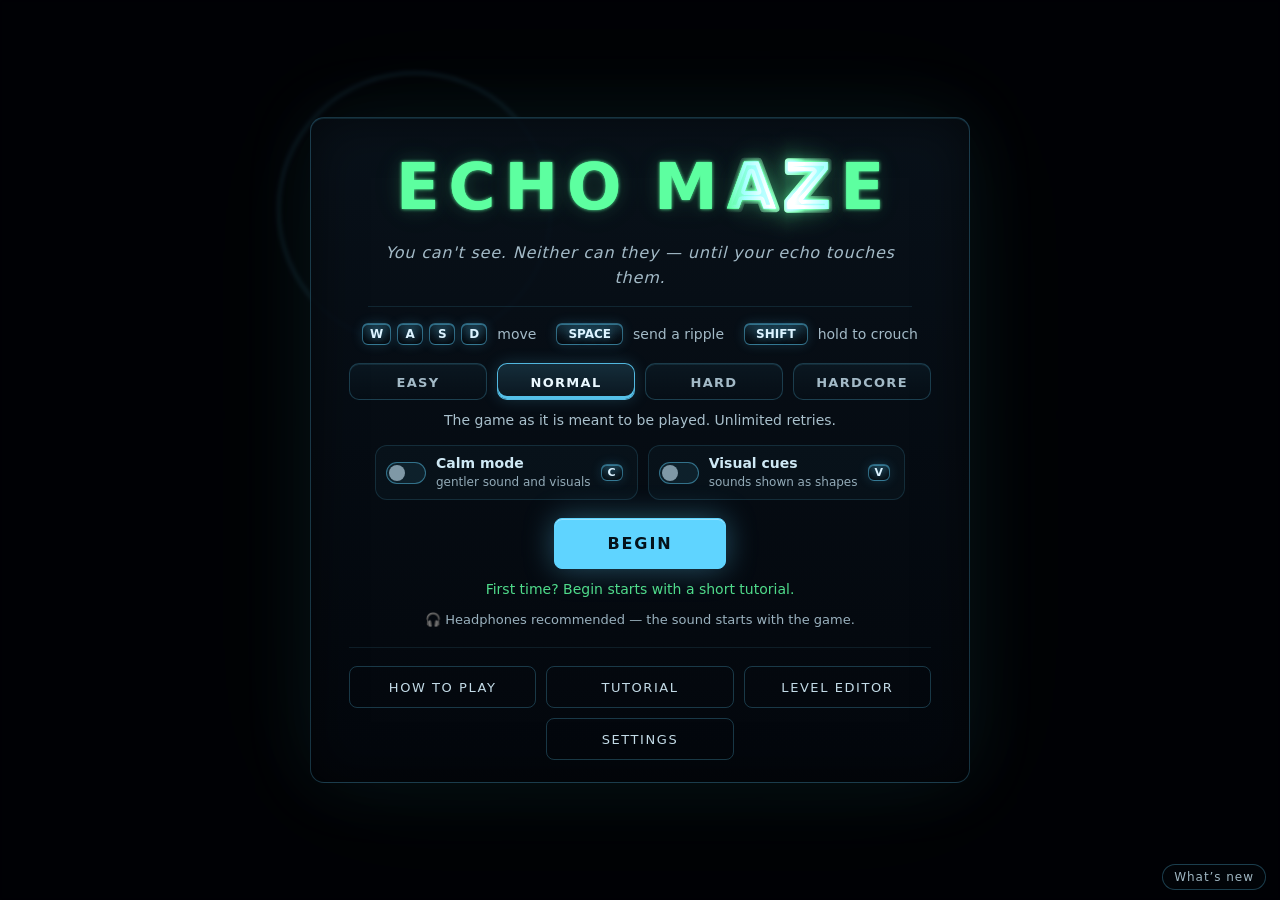
<file: index.html>
<!DOCTYPE html>
<html lang="en">
<head>
  <meta charset="utf-8">
  <meta name="viewport" content="width=device-width, initial-scale=1, maximum-scale=1, user-scalable=no, viewport-fit=cover">
  <meta name="mobile-web-app-capable" content="yes">
  <meta name="apple-mobile-web-app-capable" content="yes">
  <title>Echo Maze</title>
  <meta name="description" content="Find your way out of a maze in total darkness, one ripple of sound at a time - and hope nothing else notices.">
  <meta name="theme-color" content="#010206">
  <meta name="color-scheme" content="dark">
  <!-- (v15.5) how a link to the game looks when it is pasted into a chat app -->
  <meta property="og:type" content="website">
  <meta property="og:title" content="Echo Maze">
  <meta property="og:description" content="Find your way out of a maze in total darkness, one ripple of sound at a time - and hope nothing else notices.">
  <meta property="og:image" content="social.jpg">
  <meta property="og:image:width" content="1200">
  <meta property="og:image:height" content="630">
  <meta property="og:image:alt" content="ECHO MAZE in glowing green letters over faint sonar rings in the dark">
  <meta name="twitter:card" content="summary_large_image">
  <meta name="twitter:title" content="Echo Maze">
  <meta name="twitter:description" content="Find your way out of a maze in total darkness, one ripple of sound at a time - and hope nothing else notices.">
  <meta name="twitter:image" content="social.jpg">
  <link rel="icon" href="data:image/svg+xml,%3Csvg%20xmlns%3D%22http%3A%2F%2Fwww.w3.org%2F2000%2Fsvg%22%20viewBox%3D%220%200%2064%2064%22%3E%3Crect%20width%3D%2264%22%20height%3D%2264%22%20rx%3D%2214%22%20fill%3D%22%2303070d%22%2F%3E%3Cg%20fill%3D%22none%22%20stroke%3D%22%235dffa0%22%20stroke-linecap%3D%22round%22%3E%3Ccircle%20cx%3D%2232%22%20cy%3D%2232%22%20r%3D%225%22%20fill%3D%22%235dffa0%22%20stroke%3D%22none%22%2F%3E%3Cpath%20d%3D%22M20%2032a12%2012%200%200%201%2024%200%22%20stroke-width%3D%224%22%20opacity%3D%22.9%22%2F%3E%3Cpath%20d%3D%22M12%2032a20%2020%200%200%201%2040%200%22%20stroke-width%3D%223.5%22%20opacity%3D%22.55%22%2F%3E%3Cpath%20d%3D%22M20%2032a12%2012%200%200%200%2024%200M12%2032a20%2020%200%200%200%2040%200%22%20stroke%3D%22%235fd4ff%22%20stroke-width%3D%223%22%20opacity%3D%22.45%22%2F%3E%3C%2Fg%3E%3C%2Fsvg%3E">
  <!-- (v15.6) the installable web app: the icon a phone puts on its home screen -->
  <link rel="apple-touch-icon" href="icons/apple-touch-icon.png">
  <meta name="apple-mobile-web-app-title" content="Echo Maze">
  <meta name="apple-mobile-web-app-status-bar-style" content="black">
  <script>
    // The app description and the offline helper (sw.js) only make sense over http(s) - a copy opened from a
    // folder has nothing to install, and its browser would only complain about them.
    if (/^https?:$/.test(location.protocol)) {
      const m = document.createElement('link');
      m.rel = 'manifest';
      m.href = 'manifest.webmanifest';
      document.head.appendChild(m);
      if ('serviceWorker' in navigator) addEventListener('load', () => navigator.serviceWorker.register('sw.js').catch(() => {}));
    }
  </script>
  <link rel="stylesheet" href="style.css">
</head>
<body>
  <canvas id="game"></canvas>

  <div id="hud" class="hidden">
    <div id="hud-left">
      <div id="hud-level"></div>
      <!-- (v22.2) an Endless twist level: a small mark beside the depth (no words) -->
      <span id="hud-twist" class="hud-twist hidden" role="img" aria-label="Twist level"></span>
    </div>
    <div id="hud-right">
      <span id="hud-time"></span>
      <span id="hud-crouch"></span>
      <span id="hud-item"></span>
      <span id="hud-ripples"></span>
      <span id="hud-audio"></span>
    </div>
  </div>

  <!-- the cross-fade between screens (js/game.js: transition()). Nothing ever waits on it to make a sound. -->
  <div id="veil" aria-hidden="true"></div>

  <!-- shown for a moment after a clear that really wrote something to storage (js/game.js: showSaved) -->
  <div id="saved-toast" class="hidden" role="status">Progress saved</div>

  <!-- (v16.3) What's new: once on the title after an update (js/whatsnew.js has the notes), and from the corner button -->
  <div id="whatsnew" class="hidden" role="dialog" aria-modal="true" aria-labelledby="wn-head" aria-describedby="wn-sub">
    <div class="panel small wn-panel">
      <h2 id="wn-head">What&rsquo;s new</h2>
      <p id="wn-sub" class="wn-sub"></p>
      <div id="wn-list" class="wn-list"></div>
      <div class="buttons wn-buttons">
        <button id="wn-all" type="button" class="quiet">See all updates</button>
        <button id="wn-ok" type="button" class="primary">Got it</button>
      </div>
    </div>
  </div>

  <!-- the tutorial's teaching prompts (level 0 only): the banner's look, one line, bottom of the screen -->
  <div id="tut-hint" aria-live="polite"></div>
  <button id="btn-tut-skip" class="hidden" type="button">Skip tutorial</button>

  <div id="banner">
    <div id="banner-title"></div>
    <div id="banner-text"></div>
  </div>

  <!-- (v15.1) a custom level's title card: the level waits under it until a key, a click or a few seconds -->
  <div id="card" class="hidden" aria-live="polite">
    <p id="card-kicker" class="card-kicker"></p>
    <h2 id="card-title"></h2>
    <p id="card-line" class="card-line"></p>
    <p id="card-diff" class="card-diff"></p>
    <p id="card-ghost" class="card-ghost hidden"></p>
    <p id="card-hint" class="card-hint"></p>
  </div>

  <!-- a lore fragment your wave has just found (js/lore.js): a note, or a recording typed out as it plays -->
  <div id="lore" aria-live="polite">
    <span id="lore-head"></span>
    <span id="lore-line"></span>
  </div>

  <!-- levels 14-16 (js/story.js): what you say, typed out as your voice says it -->
  <div id="say" aria-live="polite">
    <span id="say-head"></span>
    <span id="say-line"></span>
  </div>

  <!-- Visual cues (accessibility): a short text caption for a loud sound, e.g. [monster screech] -->
  <div id="cue-caption" aria-live="polite"></div>

  <div id="cutscene" class="hidden">
    <div id="cs-caption"></div>
    <div id="cs-card"></div>
    <div id="cs-fx" aria-live="polite"></div>
    <div id="cs-sub">
      <span id="cs-speaker"></span>
      <span id="cs-line"></span>
    </div>
    <button id="cs-skip">Skip <span class="key">Enter</span></button>
    <div id="cs-paused" class="hidden" aria-live="polite">Paused <span class="key">P</span></div>
  </div>

  <section id="title" class="overlay">
    <div class="panel">
      <!-- the wordmark is drawn (js/wordmark.js); the text inside it stays for screen readers, and shows instead
           if a canvas cannot be had (h1.no-canvas in style.css) -->
      <h1><canvas id="wordmark" aria-hidden="true"></canvas><span class="wordmark-text">ECHO MAZE</span></h1>
      <p class="tagline">You can't see. Neither can they &mdash; until your echo touches them.</p>
      <p id="title-notice" class="notice hidden"></p>

      <!-- (v15.5) one line of controls; the whole reference is in How to play. Filled from the player's own keys
           (js/settings.js renderHowTo) -->
      <p id="title-hint" class="title-hint kb-only" aria-label="Controls"></p>
      <p class="title-hint touch-only" aria-label="Controls"><kbd class="wide">DRAG</kbd><span>on the left to move</span><kbd class="wide">RIPPLE</kbd><span>send a ripple</span><kbd class="wide">CROUCH</kbd><span>hold to crouch</span></p>

      <div class="modes" id="modes" role="radiogroup" aria-label="Difficulty" aria-describedby="mode-desc">
        <button type="button" class="mode" role="radio" data-mode="easy"><b>Easy</b><small data-best="easy"></small></button>
        <button type="button" class="mode" role="radio" data-mode="normal"><b>Normal</b><small data-best="normal"></small></button>
        <button type="button" class="mode" role="radio" data-mode="hard"><b>Hard</b><small data-best="hard"></small></button>
        <button type="button" class="mode" role="radio" data-mode="hardcore"><b>Hardcore</b><small data-best="hardcore"></small></button>
      </div>
      <p id="mode-desc" class="mode-desc"></p>
      <p id="mode-score" class="mode-score hidden"></p>

      <!-- (v15.5) the two options as switches: the same checkboxes underneath (keyboard, and the code that reads them) -->
      <div class="title-options">
        <label class="calm switch" title="Softer, slower sound and visuals - on any difficulty (C)">
          <input type="checkbox" class="calm-toggle" role="switch">
          <span class="switch-track" aria-hidden="true"></span>
          <span class="switch-text"><b>Calm mode</b><small>gentler sound and visuals</small></span>
          <kbd class="kb-only" aria-hidden="true">C</kbd>
        </label>
        <label class="calm switch" title="Sounds shown as shapes around you - on any difficulty (V)">
          <input type="checkbox" class="cues-toggle" role="switch">
          <span class="switch-track" aria-hidden="true"></span>
          <span class="switch-text"><b>Visual cues</b><small>sounds shown as shapes</small></span>
          <kbd class="kb-only" aria-hidden="true">V</kbd>
        </label>
      </div>

      <div class="buttons dock">
        <button id="btn-continue" class="hidden">Continue</button>
        <button id="btn-start" class="primary">Begin</button>
        <!-- (v20.0) Endless: only there once level 12 has been cleared in some mode -->
        <button id="btn-endless" class="hidden">Endless <span id="endless-best" class="endless-best hidden"></span></button>
        <!-- (v22.2) Endless's twists: Off / On - only there once level 25 has been reached -->
        <button id="btn-twists" type="button" class="twists-toggle hidden" aria-pressed="false">Twists: <span id="twists-state">Off</span></button>
      </div>
      <p id="title-first" class="title-first hidden">First time? Begin starts with a short tutorial.</p>
      <p class="sound-note"><span aria-hidden="true">&#127911;</span> Headphones recommended &mdash; the sound starts with the game.</p>

      <div class="buttons title-more">
        <button id="btn-howto" class="quiet">How to play</button>
        <button id="btn-tutorial" class="quiet">Tutorial</button>
        <button id="btn-replay" class="quiet hidden">Levels &amp; cutscenes</button>
        <button id="btn-archive" class="quiet hidden">Fragments</button>
        <button id="btn-editor" class="quiet">Level Editor</button>
        <button id="btn-settings" class="quiet">Settings<span id="settings-dot" class="cos-dot hidden" aria-hidden="true"></span></button>
      </div>
      <p id="title-medals" class="medal-summary hidden"></p>
    </div>
    <!-- (v15.5) which version this is: read from the folder the game was opened from; (v16.3) and beside it, what is new -->
    <div class="title-corner">
      <button id="btn-whatsnew" class="whatsnew-link" type="button" aria-haspopup="dialog">What&rsquo;s new<span id="whatsnew-dot" class="whatsnew-dot hidden" aria-hidden="true"></span><span id="whatsnew-dot-sr" class="sr-only"></span></button>
      <p id="version-tag" class="version-tag hidden"></p>
    </div>
  </section>

  <!-- (v15.5) How to play: the whole controls reference, the rules and the legend - only what the player has met -->
  <section id="howto" class="overlay hidden" aria-labelledby="howto-head">
    <div class="panel howto-panel">
      <h2 id="howto-head">How to play</h2>

      <h3>Controls</h3>
      <!-- filled in from the player's own key bindings (js/settings.js renderHowTo) -->
      <div class="controls kb-only" id="howto-title"></div>
      <div class="controls touch-only">
        <div><kbd class="wide">DRAG</kbd><span>on the left of the screen to move</span></div>
        <div><kbd class="wide">RIPPLE</kbd><span>send a ripple</span></div>
        <div><kbd class="wide">CROUCH</kbd><span>hold: silent, but no ripples</span></div>
        <div><kbd class="wide">ITEM</kbd><span>use an item you have found</span><kbd>II</kbd><span>pause</span></div>
      </div>

      <h3>The rules</h3>
      <div class="howto-rules" id="howto-rules">
        <p data-meet="basic">Ripples show you the maze: send one and the walls light up as the wave passes. Find the green glow of the way out and walk into it.</p>
        <p data-meet="basic">A monster your ripple touches goes to the spot you sent it from &mdash; so move on. Stay close and it can hear your footsteps, and then it follows you until you get away. Touch one and you are caught.</p>
        <p data-meet="basic"><span class="kb-only">Hold <b id="howto-crouch-key">Shift</b> to crouch</span><span class="touch-only">Hold CROUCH to crouch</span>: you make no sound, but you cannot send a ripple, and crouching wipes everything your ripples had shown you.</p>
        <p data-meet="scent">Some monsters do not listen at all: they follow your smell. Step in a puddle and you leave a trail for a while.</p>
        <p data-meet="mimic">Not everything that glows is a way out.</p>
        <p data-meet="decoy">A sonar decoy, once dropped, calls everything nearby to it a few seconds later.</p>
        <p data-meet="stalker">Some things hear you even standing still. Only a crouch is silent.</p>
        <p data-meet="muffler">Some things are never seen. Listen for them.</p>
        <p data-meet="singer">If a song marks you, keep moving.</p>
        <p data-meet="alarm">An alarm cannot hurt you. But if your ripple touches it, it screams, and everything comes to where you were.</p>
      </div>

      <h3>What a ripple shows you</h3>
      <!-- each swatch is a little canvas the game fills with the very art a ripple lights things up with (js/art.js) -->
      <ul class="legend" id="legend" aria-label="What a ripple shows you">
        <li data-meet="basic"><canvas class="swatch" data-art="wall" width="40" height="32"></canvas>Walls</li>
        <li data-meet="basic"><canvas class="swatch" data-art="boulder" width="32" height="32"></canvas><canvas class="swatch" data-art="pillar" width="32" height="32"></canvas>Obstacles</li>
        <li data-meet="basic"><canvas class="swatch" data-art="echo" width="32" height="32"></canvas>Echo monsters</li>
        <li data-meet="scent"><canvas class="swatch" data-art="scent" width="32" height="32"></canvas>Scent monsters</li>
        <li data-meet="stalker"><canvas class="swatch" data-art="stalker" width="32" height="32"></canvas>Stalkers</li>
        <li class="text-only" data-meet="muffler"><span class="unseen">Muffler:</span> can't be seen, only heard</li>
        <li data-meet="singer"><canvas class="swatch" data-art="singer" width="32" height="32"></canvas>Singers</li>
        <li data-meet="alarm"><canvas class="swatch" data-art="alarm" width="32" height="32"></canvas>Alarms</li>
        <li data-meet="scent"><canvas class="swatch" data-art="puddle" width="32" height="32"></canvas>Smell puddles</li>
        <li data-meet="decoy"><canvas class="swatch" data-art="decoy" width="32" height="32"></canvas>Sonar decoy</li>
        <li data-meet="fragment"><canvas class="swatch" data-art="note" width="32" height="32"></canvas><canvas class="swatch" data-art="log" width="32" height="32"></canvas>Left behind</li>
        <li data-meet="basic"><canvas class="swatch" data-art="exit" width="32" height="32"></canvas>The way out</li>
      </ul>
      <p id="howto-more" class="howto-more"></p>

      <h3>Visual cues</h3>
      <p class="howto-small">With Visual cues on, every sound you can hear is drawn as a shape on a ring around you:</p>
      <ul class="legend cue-legend" id="cue-legend" aria-label="Visual cue shapes">
        <li data-meet="basic"><svg class="glyph" data-cue="echo" viewBox="-10 -10 20 20"><path d="M0.0,-8.5 L2.3,-5.6 L5.4,-5.9 L4.4,-2.9 L6.7,0.0 L4.4,2.9 L5.4,5.9 L2.3,5.6 L0.0,8.5 L-2.3,5.6 L-5.4,5.9 L-4.4,2.9 L-6.7,0.0 L-4.4,-2.9 L-5.4,-5.9 L-2.3,-5.6 Z"/></svg>Echo monster: spiky diamond</li>
        <li data-meet="scent"><svg class="glyph" data-cue="scent" viewBox="-10 -10 20 20"><path d="M7.2,0.0 L8.3,1.5 L7.9,2.9 L6.2,3.6 L4.6,3.8 L3.8,4.6 L3.6,6.2 L2.9,7.9 L1.5,8.3 L0.0,7.2 L-1.0,5.9 L-2.0,5.6 L-3.6,6.2 L-5.4,6.5 L-6.5,5.4 L-6.2,3.6 L-5.6,2.0 L-5.9,1.0 L-7.2,0.0 L-8.3,-1.5 L-7.9,-2.9 L-6.2,-3.6 L-4.6,-3.8 L-3.8,-4.6 L-3.6,-6.2 L-2.9,-7.9 L-1.5,-8.3 L0.0,-7.2 L1.0,-5.9 L2.0,-5.6 L3.6,-6.2 L5.4,-6.5 L6.5,-5.4 L6.2,-3.6 L5.6,-2.0 L5.9,-1.0 Z"/><circle class="hole" cx="2.2" cy="-1.6" r="1.5"/></svg>Scent monster: wavy circle</li>
        <li data-meet="stalker"><svg class="glyph" data-cue="stalker" viewBox="-10 -10 20 20"><ellipse cx="-6" cy="0" rx="1.9" ry="4.6"/><ellipse cx="0" cy="0" rx="1.9" ry="4.6"/><ellipse cx="6" cy="0" rx="1.9" ry="4.6"/></svg>Stalker: tall thin capsules</li>
        <li data-meet="basic"><svg class="glyph line" data-cue="exit" viewBox="-10 -10 20 20"><path d="M-4,-8 L5,0 L-4,8"/><path class="arc" d="M-1.5,-9.4 A10.2,10.2 0 0 1 -1.5,9.4"/></svg>Exit chime: chevron</li>
        <li data-meet="decoy"><svg class="glyph" data-cue="decoy" viewBox="-10 -10 20 20"><path d="M0.0,-9.0 L2.4,-2.4 L9.0,0.0 L2.4,2.4 L0.0,9.0 L-2.4,2.4 L-9.0,0.0 L-2.4,-2.4 Z" transform="scale(0.72)"/><circle class="ring" cx="0" cy="0" r="9"/></svg>Sonar decoy: star in a ring</li>
        <li data-meet="muffler"><svg class="glyph line" data-cue="muffler" viewBox="-10 -10 20 20"><circle cx="0" cy="0" r="6" fill="none"/><path d="M-9.5,0 L9.5,0"/></svg>Muffler: hollow ring with a dash</li>
        <li data-meet="singer"><svg class="glyph line" data-cue="singer" viewBox="-10 -10 20 20"><circle cx="0" cy="0" r="3.6" fill="none"/><path class="arc" d="M-4.6,-6.2 A7.7,7.7 0 0 1 4.6,-6.2"/><path class="arc" d="M6.9,3.1 A7.7,7.7 0 0 1 2.4,7.3"/><path class="arc" d="M-2.4,7.3 A7.7,7.7 0 0 1 -6.9,3.1"/></svg>Singer: ring with three arcs</li>
        <li data-meet="basic"><svg class="glyph line" data-cue="heart" viewBox="-10 -10 20 20"><circle cx="0" cy="0" r="7" fill="none"/></svg>Heartbeat: ring</li>
        <li data-meet="water"><svg class="glyph" data-cue="wall" viewBox="-10 -10 20 20"><path d="M0,-8.8 C4.3,-2.8 6.4,1.5 0,6.7 C-6.4,1.5 -4.3,-2.8 0,-8.8 Z"/></svg>Dripping water: a drop</li>
        <li data-meet="heavy"><svg class="glyph" data-cue="warden" viewBox="-10 -10 20 20"><path d="M-6.7,-3.9 L-2.1,-7 L4.9,-5.7 L7.1,0.7 L3.9,6.7 L-3.5,6.3 L-7.1,1.8 Z"/></svg>Something heavy, coming: a block of stone</li>
      </ul>

      <div class="buttons dock">
        <button id="btn-howto-back" class="primary">Back <span class="key">Esc</span></button>
      </div>
    </div>
  </section>

  <section id="replay" class="overlay hidden">
    <div class="panel">
      <h2>Replay</h2>
      <p id="replay-sub" class="mode-desc"></p>

      <h3>Levels</h3>
      <div id="level-grid" class="level-grid" role="group" aria-label="Levels you have cleared"></div>
      <p id="level-note" class="fine"></p>

      <h3>Cutscenes</h3>
      <div id="scene-list" class="scene-list"></div>

      <div class="buttons">
        <button id="btn-replay-back" class="primary">Back <span class="key">Esc</span></button>
      </div>
    </div>
  </section>

  <!-- the notes and recordings found so far (js/lore.js), built like the replay screen above -->
  <section id="archive" class="overlay hidden">
    <div class="panel">
      <h2>Fragments</h2>
      <p id="archive-sub" class="mode-desc"></p>
      <div id="fragment-list" class="scene-list fragment-list"></div>
      <p id="archive-note" class="fine"></p>
      <div class="buttons">
        <button id="btn-archive-back" class="primary">Back <span class="key">Esc</span></button>
      </div>
    </div>
  </section>

  <!-- the level editor (v15.0): the warning before it is first opened, the list of your levels, and the editor -->
  <section id="editor-gate" class="overlay hidden">
    <div class="panel small">
      <h2>Level Editor</h2>
      <p>The level editor lets you place every monster and use every mechanic in the game &mdash; including ones you may not have met yet.</p>
      <p>If you would rather find them by playing, go back for now. This is only asked once.</p>
      <div class="buttons dock">
        <button id="btn-gate-ok" class="primary">I understand</button>
        <button id="btn-gate-back">Back <span class="key">Esc</span></button>
      </div>
    </div>
  </section>

  <!-- (v15.7) shown EVERY time the editor is opened from the title while js/level.js UNRELEASED_CONTENT is not empty -->
  <section id="editor-unreleased" class="overlay hidden" role="dialog" aria-labelledby="unreleased-title">
    <div class="panel small">
      <h2 id="unreleased-title">Unreleased content</h2>
      <p>The level editor currently contains unreleased content. New monsters here aren't in the main game yet, and they may change or be unfinished.</p>
      <div class="buttons dock">
        <button id="btn-unreleased-ok" class="primary">I understand</button>
        <button id="btn-unreleased-back">Back <span class="key">Esc</span></button>
      </div>
    </div>
  </section>

  <!-- (v15.1) shown every time the editor is opened from the title while touch controls are on -->
  <section id="editor-touch" class="overlay hidden">
    <div class="panel small">
      <h2>Level Editor</h2>
      <p>The level editor isn't suitable for mobile or touch controls. It works best with a mouse and keyboard.</p>
      <p class="fine">You can still use it: tap to place, drag to draw or move, and use Erase or Delete where a mouse would right-click.</p>
      <div class="buttons dock">
        <button id="btn-touchgate-ok" class="primary">I understand</button>
        <button id="btn-touchgate-back">Back <span class="key">Esc</span></button>
      </div>
    </div>
  </section>

  <section id="mylevels" class="overlay hidden">
    <div class="panel">
      <div class="lv-tabs" role="tablist" aria-label="Levels">
        <button id="lv-tab-mine" type="button" role="tab" class="on" aria-selected="true">My Levels</button>
        <button id="lv-tab-bonus" type="button" role="tab" aria-selected="false">Bonus Levels <small id="lv-bonus-count"></small></button>
      </div>
      <h2 id="mylevels-head">My Levels</h2>
      <p id="mylevels-desc" class="mode-desc">Levels you have made. Play them, change them, or make a new one.</p>
      <div id="mylevels-bar" class="lv-bar">
        <div id="mylevels-folders" class="lv-chips" role="group" aria-label="Folders"></div>
        <label class="lv-sort"><span>Sort</span><select id="mylevels-sort"><option value="recent">Recently edited</option><option value="name">Name</option></select></label>
      </div>
      <div id="mylevels-folderbar" class="lv-folderbar hidden"></div>
      <div id="mylevels-list" class="lv-list"></div>
      <p id="mylevels-note" class="fine"></p>
      <div class="buttons dock">
        <button id="btn-mylevels-new" class="primary mine-only">New level</button>
        <button id="btn-mylevels-folder" class="mine-only">New folder</button>
        <button id="btn-mylevels-code" class="mine-only">Enter code</button>
        <button id="btn-mylevels-back">Back <span class="key">Esc</span></button>
      </div>
    </div>
  </section>

  <section id="editor" class="overlay hidden" aria-label="Level editor">
    <div class="ed-shell">
      <header class="ed-top">
        <label class="ed-field ed-title"><span>Title</span><input id="ed-title" type="text" maxlength="48" spellcheck="false" autocomplete="off"></label>
        <label class="ed-field"><span>Size</span><select id="ed-size"></select></label>
        <span id="ed-status" class="ed-status" aria-live="polite"></span>
      </header>
      <aside class="ed-side">
        <div class="ed-tabs" role="tablist">
          <button id="ed-tab-build" type="button" role="tab" class="on">Build</button>
          <button id="ed-tab-settings" type="button" role="tab">Level settings</button>
        </div>
        <div id="ed-pane-build" class="ed-pane">
          <h3>Tools</h3>
          <div id="ed-tools" class="ed-tools" role="group" aria-label="Tools"></div>
          <h3 id="ed-choices-head" class="hidden"></h3>
          <div id="ed-choices" class="ed-monsters hidden" role="group" aria-label="What to place"></div>
          <div id="ed-inspector" class="ed-inspector hidden" aria-live="polite"></div>
          <div class="ed-row">
            <button id="ed-undo" type="button" title="Ctrl+Z">Undo</button>
            <button id="ed-redo" type="button" title="Ctrl+Y">Redo</button>
          </div>
          <button id="ed-delete" type="button" class="ed-wide" title="Delete">Delete</button>
          <button id="ed-clear" type="button" class="quiet ed-wide">Clear all</button>
          <h3>Monsters</h3>
          <div id="ed-monsters" class="ed-monsters" role="group" aria-label="Monster to place"></div>
        </div>
        <!-- what the monster under the pointer, in focus or picked does (js/editor.js renderAbout): its own fixed place at
             the foot of the panel, outside the list's scroll, so it never covers anything or moves anything about. A screen
             reader gets the same words from each monster's button (aria-describedby -> #ed-about-sr) -->
        <div id="ed-about" class="ed-about" aria-hidden="true">
          <p class="ed-about-head"><span id="ed-about-name"></span><small id="ed-about-tag" class="ed-tag hidden">Unreleased</small></p>
          <p id="ed-about-text" class="ed-about-text"></p>
        </div>
        <div id="ed-about-sr" hidden></div>
        <div id="ed-pane-settings" class="ed-pane hidden">
          <h3>Size</h3>
          <div class="ed-row ed-dims">
            <label class="ed-prop"><span>Width</span><input id="ed-w" type="number" inputmode="numeric"></label>
            <label class="ed-prop"><span>Height</span><input id="ed-h" type="number" inputmode="numeric"></label>
          </div>
          <h3>Title card</h3>
          <label class="ed-prop"><span>A line shown under the title when the level starts</span><input id="ed-card" type="text" spellcheck="false" autocomplete="off"></label>
          <h3>Colours</h3>
          <label class="ed-prop"><span>Palette</span><select id="ed-palette"></select></label>
          <p class="fine">Used only for players on the Default colours: anyone who picked a palette for their eyes keeps theirs.</p>
          <h3>Difficulty</h3>
          <label class="ed-prop"><span>Rating</span><select id="ed-rating"></select></label>
          <p class="fine">Everyone plays this level at this difficulty, whatever they picked on the title screen. Custom is Normal, tuned below.</p>
          <div id="ed-tuning" class="ed-tuning"></div>
          <button id="ed-tune-reset" type="button" class="quiet ed-wide">Reset to defaults</button>
          <h3>Sharing</h3>
          <label class="ed-prop"><span>Creator name (optional)</span><input id="ed-creator" type="text" maxlength="32" spellcheck="false" autocomplete="off" placeholder="None"></label>
          <p class="fine">Yours, not this level's: it goes into <b>every code you share</b>, and anyone who imports one sees it. Leave it empty to share without a name.</p>
        </div>
      </aside>
      <div id="ed-stage" class="ed-stage"><canvas id="ed-canvas" aria-label="The level"></canvas></div>
      <footer class="ed-bottom">
        <div class="ed-info">
          <p id="ed-hint" class="ed-hint"></p>
          <div id="ed-problems" class="ed-problems" aria-live="polite"></div>
        </div>
        <div class="buttons">
          <button id="ed-back" type="button">My Levels</button>
          <button id="ed-save" type="button">Save</button>
          <button id="ed-test" type="button" class="primary">Test play</button>
        </div>
      </footer>
    </div>
  </section>

  <section id="pause" class="overlay hidden">
    <div class="panel small">
      <h2>Paused</h2>
      <p id="pause-mode" class="mode-desc"></p>
      <!-- filled in from the player's own key bindings (js/settings.js renderHowTo) -->
      <div class="controls kb-only" id="howto-pause"></div>
      <div class="controls touch-only">
        <div><kbd class="wide">DRAG</kbd><span>left side: move</span><kbd class="wide">RIPPLE</kbd><span>ripple</span></div>
        <div><kbd class="wide">CROUCH</kbd><span>hold: silent, no ripples</span><kbd class="wide">ITEM</kbd><span>use item</span></div>
      </div>
      <!-- big buttons for touch players, who have no M, C or V key -->
      <div class="pause-toggles touch-only">
        <button type="button" id="pbtn-mute" aria-pressed="true">Sound: On</button>
        <button type="button" id="pbtn-calm" aria-pressed="false">Calm mode: Off</button>
        <button type="button" id="pbtn-cues" aria-pressed="false">Visual cues: Off</button>
      </div>
      <label class="calm kb-only">
        <input type="checkbox" class="calm-toggle">
        <span><b>Calm mode</b> &mdash; softer visuals and sound <kbd>C</kbd></span>
      </label>
      <label class="calm kb-only">
        <input type="checkbox" class="cues-toggle">
        <span><b>Visual cues</b> &mdash; sounds shown as glyphs around you <kbd>V</kbd></span>
      </label>
      <div class="buttons dock">
        <button id="btn-resume" class="primary">Resume</button>
        <button id="btn-pause-settings">Settings</button>
        <!-- shown only during the tutorial (level 0) -->
        <button id="btn-pause-skip-tut" class="hidden">Skip tutorial</button>
        <button id="btn-quit">Quit to title</button>
      </div>
    </div>
  </section>

  <!-- Settings: four tabs, reachable from the title screen and from the pause menu (Esc / Back returns to whichever it was) -->
  <section id="settings" class="overlay hidden">
    <div class="panel">
      <h2>Settings</h2>
      <div class="tabs" role="tablist" aria-label="Settings sections">
        <button type="button" class="tab active" role="tab" data-tab="controls" aria-selected="true">Controls</button>
        <button type="button" class="tab" role="tab" data-tab="audio" aria-selected="false">Audio</button>
        <button type="button" class="tab" role="tab" data-tab="display" aria-selected="false">Display</button>
        <button type="button" class="tab" role="tab" data-tab="stats" aria-selected="false">Stats &amp; Medals</button>
        <!-- (v21.0) the dot: something unlocked that has not been seen yet -->
        <button type="button" class="tab" role="tab" data-tab="cosmetics" aria-selected="false">Cosmetics<span id="cos-dot" class="cos-dot hidden" aria-hidden="true"></span></button>
        <button type="button" class="tab" role="tab" data-tab="savecode" aria-selected="false">Save code</button>
      </div>

      <div class="tabpane" data-pane="controls" role="tabpanel">
        <p class="fine">Pick a key to change it, then press the new one. Two keys per action. <kbd>Esc</kbd> always means back, <kbd>Enter</kbd> always confirms, so neither can be rebound.</p>
        <div id="keybinds" class="keybinds"></div>
        <p id="keybind-msg" class="keybind-msg" aria-live="polite"></p>
        <div class="buttons">
          <button type="button" id="btn-keys-reset" class="quiet">Reset to defaults</button>
        </div>
        <label class="calm">
          <input type="checkbox" class="touch-toggle">
          <span><b>Touch controls</b> &mdash; an on-screen joystick and buttons. The keys above do not change them.</span>
        </label>
      </div>

      <div class="tabpane hidden" data-pane="audio" role="tabpanel">
        <label class="vol"><span>Master</span><input type="range" class="vol-slider" data-bus="master" min="0" max="100" value="80"><b data-vol-out="master">80%</b></label>
        <label class="vol"><span>Sound effects</span><input type="range" class="vol-slider" data-bus="effects" min="0" max="100" value="100"><b data-vol-out="effects">100%</b></label>
        <p class="fine warn">Sound effects carry gameplay information. Turn on Visual sound cues if you lower this.</p>
        <label class="vol"><span>Ambience</span><input type="range" class="vol-slider" data-bus="ambience" min="0" max="100" value="100"><b data-vol-out="ambience">100%</b></label>
        <p class="fine">Ambience is the cave drone and the soundtrack. Muting (<kbd>M</kbd>) still silences everything.</p>
        <label class="calm">
          <input type="checkbox" class="calm-toggle">
          <span><b>Calm mode</b> &mdash; softer visuals and sound, on any difficulty <kbd>C</kbd></span>
        </label>
      </div>

      <div class="tabpane hidden" data-pane="display" role="tabpanel">
        <h3>Colour palette</h3>
        <div id="palette-list" class="palette-list" role="radiogroup" aria-label="Colour palette"></div>
        <p class="fine">A palette changes colours only &mdash; every shape and texture stays the same, and so does the game.</p>
        <label class="calm">
          <input type="checkbox" class="cues-toggle">
          <span><b>Visual cues</b> &mdash; sounds shown as glyphs around you <kbd>V</kbd></span>
        </label>
        <!-- (v19.1) only there once the outside has been reached (js/settings.js) -->
        <label class="calm hidden" id="lightui-row">
          <input type="checkbox" id="lightui-toggle">
          <span><b>Daylight interface</b> &mdash; light, bright menus and screens, for the outside. The game itself is unchanged.</span>
        </label>
        <label class="calm">
          <input type="checkbox" id="timer-toggle">
          <span><b>Show timer</b> &mdash; the level time in the corner. Off by default: medals are never meant to rush you.</span>
        </label>
        <!-- (v23.0) ghost runs: on bonus levels and My Levels, your best run as a faint ghost to race (js/ghosts.js) -->
        <label class="calm">
          <input type="checkbox" id="ghost-toggle">
          <span><b>Ghost</b> &mdash; on bonus levels and My Levels, race a faint ghost of your own best run.</span>
        </label>
      </div>

      <!-- (v21.0) cosmetics: your ripple and your marker - looks only, unlocked by playing (js/cosmetics.js) -->
      <div class="tabpane hidden" data-pane="cosmetics" role="tabpanel">
        <div class="cos-preview-wrap"><canvas id="cos-preview" class="cos-true" aria-label="A preview of your ripple and your marker" role="img"></canvas></div>
        <p class="fine">Looks only: your ripple reaches as far, as fast, and finds exactly the same things in every one. Not in cutscenes or outside.</p>
        <h3>Ripple colour</h3>
        <div id="cos-colors" class="cos-row"></div>
        <h3>Ripple shape</h3>
        <div id="cos-shapes" class="cos-row"></div>
        <h3>Your marker</h3>
        <div id="cos-markers" class="cos-row"></div>
      </div>

      <!-- (v22.0) save codes: the save as one line of text, to back up, move or send (js/savecode.js) -->
      <div class="tabpane hidden" data-pane="savecode" role="tabpanel">
        <div class="sc-halves">
          <section class="sc-half" aria-labelledby="sc-get-h">
            <h3 id="sc-get-h">Get my code</h3>
            <p class="fine">Your progress as one line of text. Keep it as a backup, or load it on another device.</p>
            <label class="calm">
              <input type="checkbox" id="sc-settings">
              <span><b>Include my settings</b> &mdash; keys, sound, palette and options</span>
            </label>
            <label class="calm">
              <input type="checkbox" id="sc-levels">
              <span><b>Also include my levels and folders</b></span>
            </label>
            <textarea id="sc-out" class="sc-box" rows="3" readonly spellcheck="false" aria-label="Your save code"></textarea>
            <p id="sc-out-info" class="fine sc-info" aria-live="polite"></p>
            <div class="buttons">
              <button type="button" id="btn-sc-copy">Copy code</button>
              <button type="button" id="btn-sc-file">Save as file</button>
            </div>
          </section>
          <section class="sc-half" aria-labelledby="sc-load-h">
            <h3 id="sc-load-h">Load a code</h3>
            <textarea id="sc-in" class="sc-box" rows="3" spellcheck="false" placeholder="Paste a save code here (ECHO1S...)" aria-label="A save code to load"></textarea>
            <div class="buttons">
              <button type="button" id="btn-sc-load" class="primary">Load code</button>
              <button type="button" id="btn-sc-fromfile">Load from file</button>
              <button type="button" id="btn-sc-undo" class="quiet hidden">Undo last load</button>
            </div>
            <input type="file" id="sc-file" class="hidden" accept=".txt,text/plain" aria-label="A save code file">
            <p id="sc-msg" class="keybind-msg hidden" aria-live="polite"></p>
          </section>
        </div>
      </div>

      <div class="tabpane hidden" data-pane="stats" role="tabpanel">
        <div id="stats-body"></div>
        <div class="buttons">
          <button type="button" id="btn-stats-reset" class="quiet">Reset stats</button>
        </div>
        <p id="stats-confirm" class="keybind-msg hidden"></p>
      </div>

      <div class="buttons dock">
        <button id="btn-settings-whatsnew" type="button" class="quiet hidden" aria-haspopup="dialog">What&rsquo;s new</button>
        <button id="btn-settings-back" class="primary">Back <span class="key">Esc</span></button>
      </div>
    </div>
  </section>

  <!-- the end of the tutorial (level 0). It is not a level: nothing here is saved but "the tutorial is done". -->
  <section id="tutorial" class="overlay hidden">
    <div class="panel small">
      <h2>Tutorial complete</h2>
      <p id="tut-done-text">That is all of it: move, ripple, remember what you saw, and follow the chime. The maze gets darker from here.</p>
      <div class="buttons dock">
        <button id="btn-tut-start" class="primary">Start the game <span class="key">Enter</span></button>
        <button id="btn-tut-replay">Replay tutorial</button>
      </div>
    </div>
  </section>

  <section id="caught" class="overlay hidden danger">
    <div class="panel small">
      <h2 id="caught-title">Caught</h2>
      <p id="caught-text">The echo found you.</p>
      <!-- one line saying what really happened, from the monster's own state (js/feedback.js) -->
      <p id="caught-tip" class="tip"></p>
      <div class="buttons">
        <button id="btn-retry" class="primary"><span id="retry-label">Try again</span> <span class="key">Enter</span></button>
        <button id="btn-caught-title">Title</button>
      </div>
    </div>
  </section>

  <!-- (v20.0) Endless: the run is over -->
  <section id="endless-over" class="overlay hidden danger">
    <div class="panel small">
      <h2>Caught</h2>
      <p id="eo-depth" class="eo-depth">Depth 1</p>
      <p id="eo-twists" class="eo-twists hidden">Twists on</p>
      <p id="eo-new" class="eo-new hidden">New best!</p>
      <p id="eo-best" class="eo-best"></p>
      <p id="eo-line"></p>
      <!-- (v20.1) Hardcore: a new run from depth 1; every other mode: this depth again -->
      <p id="eo-note" class="eo-note"></p>
      <div class="buttons">
        <button id="btn-endless-again" class="primary"><span id="eo-again-label">Try again</span> <span class="key">Enter</span></button>
        <button id="btn-endless-title">Back to title</button>
      </div>
    </div>
  </section>

  <section id="complete" class="overlay hidden">
    <div class="panel small">
      <h2 id="complete-title">Level cleared</h2>
      <p id="complete-stats"></p>
      <div id="complete-medals" class="medal-list"></div>
      <!-- a level made in the editor (v15.0): no medals, nothing saved, and back to where it was started from -->
      <p id="complete-note" class="fine hidden">Nothing here counts towards your progress, medals or stats.</p>
      <div class="buttons">
        <button id="btn-next" class="primary">Next level <span class="key">Enter</span></button>
        <button id="btn-custom-next" class="primary hidden">Next level <span class="key">Enter</span></button>
        <button id="btn-custom-back" class="primary hidden"><span id="custom-back-label">Back to the editor</span> <span class="key">Enter</span></button>
        <button id="btn-custom-again" class="hidden">Play again</button>
      </div>
    </div>
  </section>

  <!--
    THE END OF THE STORY SO FAR (v18.2): after level 25 you are outside. A placeholder until the next part exists -
    its words are constants in showEndScreen() (js/game.js), the one place to change.
  -->
  <section id="ending" class="overlay hidden">
    <div class="panel small quiet">
      <p id="ending-text">More to come soon.</p>
      <div class="buttons">
        <button id="btn-ending-title" class="primary"><span id="ending-button">Back to title</span> <span class="key">Enter</span></button>
      </div>
    </div>
  </section>

  <!-- a question in the middle of the screen (js/dialog.js): "are you sure?", "what should it be called?" -->
  <div id="dialog" class="hidden" role="dialog" aria-modal="true" aria-labelledby="dialog-title">
    <div class="panel small">
      <h2 id="dialog-title"></h2>
      <p id="dialog-text"></p>
      <input id="dialog-input" type="text" class="hidden" maxlength="48" spellcheck="false" autocomplete="off">
      <select id="dialog-select" class="hidden"></select>
      <textarea id="dialog-area" class="hidden" rows="5" spellcheck="false" autocomplete="off" autocapitalize="off"></textarea>
      <p id="dialog-status" class="dialog-status hidden" aria-live="polite"></p>
      <div id="dialog-buttons" class="buttons"></div>
    </div>
  </div>

  <!-- (v19.3) Dusk: the Talk prompt - the one thing on screen there, and only close to the one it is for. A button, so a
       tap (touch) or a click does it as well as the Interact key (E by default, shown in it). -->
  <button id="talk" type="button" aria-label="Talk"><span id="talk-key" class="key"></span><span>Talk</span></button>

  <!-- On-screen touch controls (js/touch.js). Shown only while playing, and only on touch devices or when switched on in the pause menu. -->
  <div id="touch" class="hidden" aria-hidden="true">
    <div id="touch-zone"></div>
    <div id="touch-stick"><div id="touch-knob"></div></div>
    <div id="tbtn-ripple" class="tbtn" role="button" aria-label="Send a ripple"><span>Ripple</span></div>
    <div id="tbtn-crouch" class="tbtn" role="button" aria-label="Hold to crouch"><span>Crouch</span></div>
    <div id="tbtn-item" class="tbtn hidden" role="button" aria-label="Use your item"><span>Item</span></div>
    <div id="tbtn-pause" class="tbtn" role="button" aria-label="Pause"><span>II</span></div>
  </div>

  <!-- Shown in place of everything else when a touch device is held upright: the game is played in landscape -->
  <div id="rotate" aria-hidden="true">
    <div class="rot-card">
      <svg class="rot-icon" viewBox="0 0 64 64" aria-hidden="true"><rect x="19" y="6" width="26" height="46" rx="4" fill="none" stroke="currentColor" stroke-width="2.5"/><circle cx="32" cy="46" r="2" fill="currentColor"/><path d="M50 14 A22 22 0 0 1 56 30 M56 30 L51 26 M56 30 L60 25" fill="none" stroke="currentColor" stroke-width="2.5" stroke-linecap="round"/></svg>
      <p class="rot-title">Please turn your device sideways</p>
      <p class="rot-sub">Echo Maze is played in landscape. Your game is paused and waiting.</p>
    </div>
  </div>

  <!-- (v16.3) first: it looks at whether this browser already has a save, before anything on the page writes one -->
  <script src="js/whatsnew.js"></script>
  <script src="js/profile.js"></script>
  <script src="js/palette.js"></script>
  <script src="js/cosmetics.js"></script>
  <script src="js/audio.js"></script>
  <script src="js/music.js"></script>
  <script src="js/level.js"></script>
  <script src="js/tutorial.js"></script>
  <script src="js/warden.js"></script>
  <script src="js/story.js"></script>
  <script src="js/twists.js"></script>
  <script src="js/lore.js"></script>
  <script src="js/wordmark.js"></script>
  <script src="js/feedback.js"></script>
  <script src="js/art.js"></script>
  <script src="js/cutscene.js"></script>
  <script src="js/cues.js"></script>
  <script src="js/touch.js"></script>
  <script src="js/settings.js"></script>
  <script src="js/levelformat.js"></script>
  <script src="js/levelcheck.js"></script>
  <script src="js/bonus-levels.js"></script>
  <script src="js/ghosts.js"></script>
  <script src="js/levelstore.js"></script>
  <script src="js/sharecode.js"></script>
  <script src="js/savecode.js"></script>
  <script src="js/dialog.js"></script>
  <script src="js/effects.js"></script>
  <script src="js/editor.js"></script>
  <script src="js/mylevels.js"></script>
  <script src="js/game.js"></script>
</body>
</html>
</file>
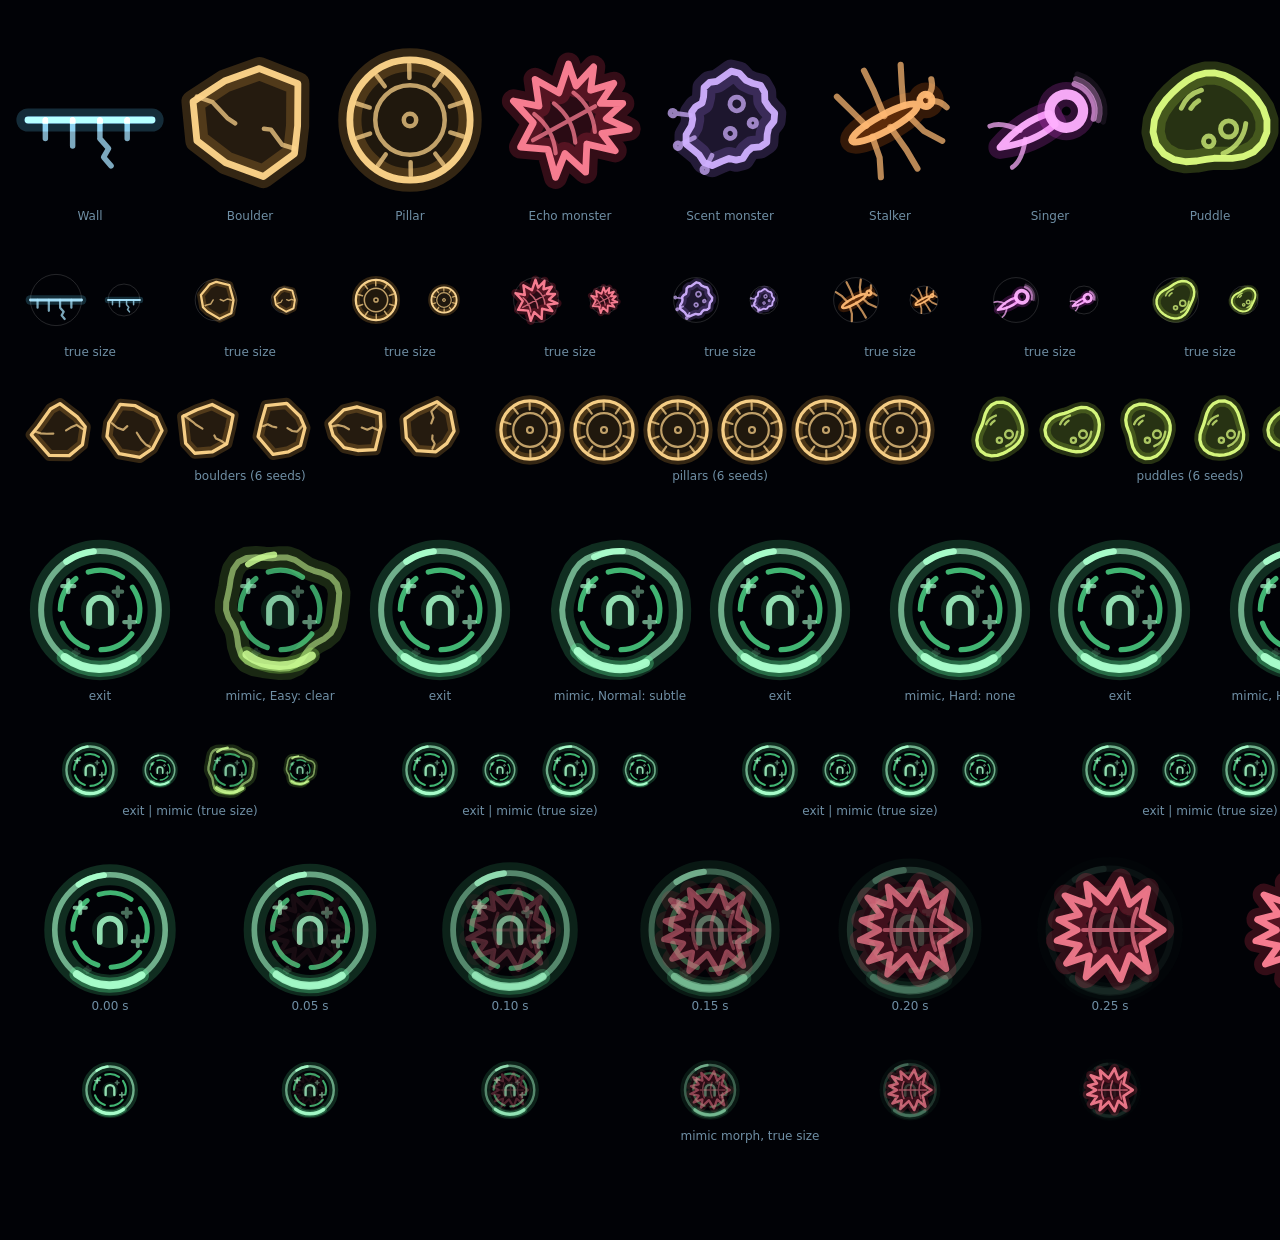
<file: tools/art-sheet.html>
<!doctype html>
<!-- A developer's sheet of everything js/art.js can draw: each thing big, then at its true in-game size
     (at the game's usual zoom, and zoomed out), the exit beside a disguised mimic in every mode, and the
     mimic's 0.3 s morph. Open it over http (or file://) - it is not part of the game and is not exported.
     ?t=SECONDS holds the animation clock still (default: live); ?palette=ID draws the sheet in one of
     the colour palettes from js/palette.js (default, protan, tritan, contrast). -->
<meta charset="utf-8">
<title>Echo Maze art sheet</title>
<style>
  body { margin: 0; background: #010206; color: #9ab; font: 13px system-ui, sans-serif; }
  h2 { font-weight: 500; font-size: 13px; margin: 14px 16px 4px; color: #6f8fa5; letter-spacing: .04em; text-transform: uppercase; }
  canvas { display: block; }
</style>
<canvas id="c" width="1700" height="1240"></canvas>
<script src="../js/profile.js"></script>
<script src="../js/palette.js"></script>
<script src="../js/art.js"></script>
<script>
  const c = document.getElementById('c');
  const ctx = c.getContext('2d');
  const fixed = /[?&]t=([\d.]+)/.exec(location.search);
  const pal = /[?&]palette=(\w+)/.exec(location.search);
  if (pal) EchoPalette.set(pal[1]);
  const crop = /[?&]crop=([\d.]+),([\d.]+),([\d.]+),([\d.]+)/.exec(location.search); // ?crop=x,y,w,h: one part of the sheet, filling the window
  const KINDS = [
    ['wall', 'Wall'], ['boulder', 'Boulder'], ['pillar', 'Pillar'], ['echo', 'Echo monster'], ['scent', 'Scent monster'],
    ['stalker', 'Stalker'], ['singer', 'Singer'], ['puddle', 'Puddle'], ['decoy', 'Sonar decoy'], ['exit', 'Exit'],
  ];
  const TRUE = { wall: 16, boulder: 13, pillar: 13, echo: 14, scent: 14, stalker: 14, singer: 14, puddle: 14, decoy: 12, exit: 16 };
  function label(txt, x, y) {
    ctx.globalCompositeOperation = 'source-over';
    ctx.fillStyle = '#6f8fa5';
    ctx.font = '12px system-ui, sans-serif';
    ctx.textAlign = 'center';
    ctx.fillText(txt, x, y);
  }
  function frame(now) {
    const t = fixed ? +fixed[1] : now / 1000;
    let k = 1;
    let ox = 0;
    let oy = 0;
    if (crop) {
      const [sx, sy, sw, sh] = crop.slice(1).map(Number);
      const dpr = window.devicePixelRatio || 1;
      c.style.cssText = 'position:fixed;left:0;top:0;width:100vw;height:100vh';
      const w = Math.round(window.innerWidth * dpr);
      const h = Math.round(window.innerHeight * dpr);
      if (c.width !== w || c.height !== h) {
        c.width = w;
        c.height = h;
      }
      k = Math.min(w / sw, h / sh);
      ox = -sx * k;
      oy = -sy * k;
    }
    ctx.setTransform(1, 0, 0, 1, 0, 0);
    ctx.globalCompositeOperation = 'source-over';
    ctx.fillStyle = '#010206';
    ctx.fillRect(0, 0, c.width, c.height);
    ctx.setTransform(k, 0, 0, k, ox, oy);
    ctx.globalCompositeOperation = 'lighter';
    // row 1: big
    KINDS.forEach(([k, name], i) => {
      const x = 90 + i * 160;
      EchoArt.draw(ctx, k, x, 120, 62, { t, seed: EchoArt.seedOf(120 + i * 40, 200), h: -0.5, walking: true, listening: i % 2 === 0 });
      label(name, x, 220);
    });
    // row 2: TRUE size at the game's usual zoom (x1.5) and at x1; the circle is the real collision radius
    KINDS.forEach(([k, name], i) => {
      const x = 90 + i * 160;
      for (const [zoom, dx] of [[1.6, -34], [1, 34]]) {
        const r = TRUE[k] * zoom;
        const sd = EchoArt.seedOf(80 + i * 40, 120);
        EchoArt.draw(ctx, k, x + dx, 300, r, { t, seed: sd, h: -0.5 });
        ctx.strokeStyle = 'rgba(255,255,255,.14)';
        ctx.lineWidth = 1;
        ctx.beginPath();
        ctx.arc(x + dx, 300, r, 0, Math.PI * 2);
        ctx.stroke();
      }
      label('true size', x, 356);
    });
    // row 3: several boulders / pillars / puddles (different seeds), and the echo / scent / stalker at a few headings
    [['boulder', 0], ['pillar', 1], ['puddle', 2]].forEach(([k, row]) => {
      for (let i = 0; i < 6; i++) EchoArt.draw(ctx, k, 60 + i * 74 + row * 470, 430, 30, { t, seed: EchoArt.seedOf(37 * i + 11 * row, 91 + row) });
    });
    label('boulders (6 seeds)', 250, 480);
    label('pillars (6 seeds)', 720, 480);
    label('puddles (6 seeds)', 1190, 480);
    // row 4: the exit and a disguised mimic, side by side, in each of the four modes
    const modes = [['Easy: clear', 'clear'], ['Normal: subtle', 'subtle'], ['Hard: none', 'none'], ['Hardcore: none', 'none']];
    modes.forEach(([name, tell], i) => {
      const x = 190 + i * 340;
      EchoArt.draw(ctx, 'exit', x - 90, 610, 64, { t });
      EchoArt.draw(ctx, 'exit', x + 90, 610, 64, { t, tell });
      label('exit', x - 90, 700);
      label('mimic, ' + name, x + 90, 700);
    });
    // row 5: the same at true size and x1.6 zoom (16 px radius)
    modes.forEach(([name, tell], i) => {
      const x = 190 + i * 340;
      for (const [zoom, dx] of [[1.6, 0], [1, 70]]) {
        EchoArt.draw(ctx, 'exit', x - 100 + dx, 770, 16 * zoom, { t });
        EchoArt.draw(ctx, 'exit', x + 40 + dx, 770, 16 * zoom, { t, tell });
      }
      label('exit | mimic (true size)', x, 815);
    });
    // row 6: the morph, exit -> echo monster, in six steps over 0.3 s
    for (let i = 0; i < 7; i++) {
      const p = i / 6;
      EchoArt.mimicMorph(ctx, 110 + i * 200, 930, 60, p, { t, h: Math.PI, tell: 'none' });
      label((p * EchoArt.MORPH_SECONDS).toFixed(2) + ' s', 110 + i * 200, 1010);
    }
    // row 7: the morph at true size
    for (let i = 0; i < 7; i++) EchoArt.mimicMorph(ctx, 110 + i * 200, 1090, 16 * 1.6, i / 6, { t, h: Math.PI });
    label('mimic morph, true size', 750, 1140);
    if (!fixed) requestAnimationFrame(frame);
  }
  requestAnimationFrame(frame);
  window.addEventListener('resize', () => fixed && frame(0));
</script>
</file>
<file: style.css>
:root {
  --bg: #010206;
  --ink: #cfe9f5;
  --dim: #6f8794;
  --panel: rgba(4, 9, 16, 0.82);
  /* The accents come from the colour palette (js/palette.js sets these on <html> and changes them when the
     player picks another palette), so the menus and the HUD match the maze. --ui is the wall colour and
     --danger the echo monster. */
  --ui-rgb: 95, 212, 255;
  --danger-rgb: 255, 59, 92;
  --exit-rgb: 93, 255, 160;
  --decoy-rgb: 255, 122, 217;
  --puddle-rgb: 190, 240, 70;
  --singer-rgb: 236, 64, 236;
  --muffler-rgb: 205, 220, 238;
  --accent: rgb(var(--ui-rgb));
  --danger: rgb(var(--danger-rgb));
}

* {
  box-sizing: border-box;
}

html,
body {
  margin: 0;
  height: 100%;
  background: var(--bg);
  color: var(--ink);
  font-family: 'Segoe UI', system-ui, -apple-system, Roboto, sans-serif;
  overflow: hidden;
  user-select: none;
}

#game {
  position: fixed;
  inset: 0;
  width: 100vw;
  height: 100vh;
  display: block;
}

.hidden {
  display: none !important;
}

/* ------------------------------------------------------------------ HUD */

#hud {
  position: fixed;
  top: 0;
  left: 0;
  right: 0;
  display: flex;
  justify-content: space-between;
  padding: 14px 20px;
  font-size: 13px;
  letter-spacing: 0.18em;
  text-transform: uppercase;
  color: rgba(150, 200, 225, 0.42);
  pointer-events: none;
}

#hud-right span + span {
  margin-left: 18px;
}

/* shown only while Shift is held: you are crouching (silent, and no ripples) */
#hud-crouch {
  color: rgba(205, 232, 245, 0.85);
}

#banner {
  position: fixed;
  left: 0;
  right: 0;
  bottom: 12%;
  text-align: center;
  pointer-events: none;
  opacity: 0;
  transition: opacity 0.9s ease;
}

#banner.show {
  opacity: 1;
}

#banner-title {
  font-size: 15px;
  letter-spacing: 0.4em;
  color: var(--accent);
  text-transform: uppercase;
}

#banner-text {
  margin-top: 10px;
  font-size: 15px;
  color: var(--dim);
  padding: 0 24px;
}

/* ------------------------------------------------- tutorial (level 0) */

/* The teaching prompt: the banner's place and its fade, but brighter and backed, so it is readable over a lit
   maze. One line at a time; js/tutorial.js decides what it says and when. */
#tut-hint {
  position: fixed;
  left: 50%;
  bottom: 10%;
  transform: translateX(-50%);
  max-width: min(680px, calc(100vw - 32px));
  padding: 12px 22px;
  text-align: center;
  font-size: 16px;
  line-height: 1.45;
  color: var(--ink);
  background: rgba(3, 8, 14, 0.78);
  border: 1px solid rgba(var(--ui-rgb), 0.35);
  border-radius: 10px;
  box-shadow: 0 0 30px rgba(var(--ui-rgb), 0.14);
  pointer-events: none;
  opacity: 0;
  transition: opacity 0.6s ease;
  z-index: 7;
}

#tut-hint.show {
  opacity: 1;
}

/* On a touch device the bottom of the screen belongs to the joystick and the RIPPLE / CROUCH buttons, so the
   prompt sits at the top instead, just under the Skip button and clear of the HUD and the pause button. */
body.touch #tut-hint {
  top: calc(env(safe-area-inset-top, 0px) + 64px);
  bottom: auto;
  max-width: min(520px, calc(100vw - 170px));
  font-size: 15px;
  padding: 10px 16px;
}

/* Always on screen while the tutorial is running - top centre, clear of the HUD and of the touch controls. */
#btn-tut-skip {
  position: fixed;
  top: calc(env(safe-area-inset-top, 0px) + 10px);
  left: 50%;
  transform: translateX(-50%);
  z-index: 9;
  min-height: 44px;
  padding: 10px 20px;
  font-size: 13px;
  color: var(--dim);
  background: rgba(3, 8, 14, 0.7);
}

#btn-tut-skip:hover,
#btn-tut-skip:focus-visible {
  color: var(--ink);
}

#btn-tut-skip:active {
  transform: translateX(-50%) scale(0.98);
}

/* -------------------------------------------------------------- cutscene */

#cutscene {
  position: fixed;
  inset: 0;
  z-index: 9;
  pointer-events: none;
}

#cs-card {
  position: absolute;
  left: 50%;
  top: 46%;
  width: min(640px, calc(100vw - 48px));
  transform: translate(-50%, -50%);
  text-align: center;
  font-family: Georgia, 'Times New Roman', serif;
  font-style: italic;
  font-size: clamp(20px, 3.4vw, 30px);
  line-height: 1.55;
  letter-spacing: 0.04em;
  color: #cfe9f5;
  text-shadow: 0 0 18px rgba(var(--ui-rgb), 0.35);
  white-space: pre-line; /* a card can hold two lines */
  opacity: 0;
  transition: opacity 1.1s ease;
}

#cs-caption {
  position: absolute;
  left: 30px;
  top: 8.8%;
  font-size: 12px;
  letter-spacing: 0.32em;
  text-transform: uppercase;
  color: rgba(255, 217, 160, 0.6);
  opacity: 0;
  transition: opacity 1.2s ease;
}

#cs-card.show,
#cs-caption.show {
  opacity: 1;
}

#cs-sub {
  position: absolute;
  left: 50%;
  bottom: 13%;
  width: min(680px, calc(100vw - 40px));
  transform: translateX(-50%);
  text-align: center;
  opacity: 0;
  transition: opacity 0.35s ease;
}

#cs-sub.show {
  opacity: 1;
}

#cs-speaker {
  display: block;
  margin-bottom: 6px;
  font-size: 11px;
  letter-spacing: 0.34em;
  text-transform: uppercase;
  color: #ffd9a0;
}

#cs-line {
  display: block;
  min-height: 1.4em;
  font-size: clamp(17px, 2.4vw, 22px);
  line-height: 1.4;
  color: #f1f7fa;
  text-shadow: 0 0 10px rgba(0, 0, 0, 0.9), 0 0 22px rgba(0, 0, 0, 0.8);
}

#cs-skip {
  position: absolute;
  right: 22px;
  bottom: 18px;
  padding: 8px 16px;
  font-size: 12px;
  color: rgba(207, 233, 245, 0.55);
  border-color: rgba(var(--ui-rgb), 0.18);
  pointer-events: auto;
}

#cs-skip:hover,
#cs-skip:focus-visible {
  color: var(--ink);
}

/* --------------------------------------------------------------- overlays */

.overlay {
  position: fixed;
  inset: 0;
  display: flex;
  align-items: center;
  justify-content: center;
  background: rgba(1, 2, 6, 0.55);
  backdrop-filter: blur(2px);
  z-index: 10;
}

#title {
  background: rgba(1, 2, 6, 0.35);
}

.overlay.danger {
  background: radial-gradient(ellipse at center, rgba(60, 0, 10, 0.55), rgba(1, 2, 6, 0.85));
}

.panel {
  width: min(560px, calc(100vw - 32px));
  max-height: calc(100vh - 24px);
  overflow: auto;
  padding: 34px 36px 28px;
  text-align: center;
  background: var(--panel);
  border: 1px solid rgba(var(--ui-rgb), 0.18);
  border-radius: 14px;
  box-shadow: 0 0 60px rgba(var(--ui-rgb), 0.08), inset 0 0 40px rgba(0, 0, 0, 0.5);
}

.panel.small {
  width: min(420px, calc(100vw - 32px));
}

.danger .panel {
  border-color: rgba(var(--danger-rgb), 0.3);
  box-shadow: 0 0 60px rgba(var(--danger-rgb), 0.12);
}

/* The title wordmark. The <h1> is only a box for the canvas that js/wordmark.js paints; the text inside it is
   there for screen readers, and takes over (styled like the old title) if there is no canvas to draw on. */
h1 {
  margin: 0;
  line-height: 0;
}

#wordmark {
  display: block;
  width: 100%;
  height: 74px; /* replaced in px by wordmark.js once it knows how tall the letters are */
}

.wordmark-text {
  position: absolute;
  width: 1px;
  height: 1px;
  margin: -1px;
  padding: 0;
  overflow: hidden;
  clip-path: inset(50%);
  white-space: nowrap;
}

h1.no-canvas #wordmark {
  display: none;
}

h1.no-canvas .wordmark-text {
  position: static;
  display: block;
  width: auto;
  height: auto;
  margin: 0;
  overflow: visible;
  clip-path: none;
  font-size: clamp(30px, 7.5vw, 54px);
  font-weight: 700;
  letter-spacing: 0.3em;
  padding-left: 0.3em;
  line-height: 1.15;
  color: #eaf8ff;
  text-shadow: 0 0 22px rgba(var(--ui-rgb), 0.55), 0 0 60px rgba(var(--ui-rgb), 0.25);
}

h2 {
  margin: 0 0 10px;
  font-weight: 300;
  font-size: 28px;
  letter-spacing: 0.22em;
  text-transform: uppercase;
}

.danger h2 {
  color: var(--danger);
}

/* Sits under the wordmark, set to match it: a narrower measure, a little tracking and a touch more light than
   the other quiet text, so the two read as one piece. The wording is not ours to change. */
.tagline {
  margin: 12px auto 26px;
  max-width: 33em;
  color: #8ea7b5;
  font-style: italic;
  font-size: 15px;
  letter-spacing: 0.05em;
  line-height: 1.55;
}

p {
  line-height: 1.5;
  color: #a9c2ce;
}

.note {
  font-size: 14px;
  margin: 18px 0 22px;
}

.fine {
  font-size: 12px;
  color: var(--dim);
  margin: 14px 0 6px;
}

.controls {
  display: grid;
  gap: 10px;
  justify-content: center;
  font-size: 14px;
  color: var(--dim);
}

.controls > div {
  display: flex;
  align-items: center;
  justify-content: center;
  gap: 5px;
}

.controls span {
  margin: 0 12px 0 8px;
}

kbd {
  display: inline-block;
  min-width: 26px;
  padding: 4px 7px;
  font: 600 12px/1 'Segoe UI', system-ui, sans-serif;
  color: var(--accent);
  background: rgba(var(--ui-rgb), 0.07);
  border: 1px solid rgba(var(--ui-rgb), 0.35);
  border-radius: 5px;
}

kbd.wide {
  padding: 4px 14px;
}

.legend {
  display: flex;
  flex-wrap: wrap;
  justify-content: center;
  gap: 8px 20px;
  margin: 22px 0 0;
  padding: 0;
  list-style: none;
  font-size: 13px;
  color: var(--dim);
}

/* each swatch is a canvas the game draws the thing's real art on (drawLegend in game.js) */
.legend .swatch {
  display: inline-block;
  vertical-align: middle;
  margin: -6px 3px -6px 0;
}

.legend .swatch + .swatch {
  margin-left: -8px;
}

.legend li {
  white-space: nowrap;
}

/* a legend line with no art on purpose (the muffler is never seen): just words */
.legend li.text-only .unseen {
  color: #cddcee;
}

.buttons {
  display: flex;
  flex-wrap: wrap;
  justify-content: center;
  gap: 10px;
  margin-top: 8px;
}

button {
  font: inherit;
  font-size: 15px;
  letter-spacing: 0.12em;
  text-transform: uppercase;
  padding: 12px 28px;
  color: var(--ink);
  background: transparent;
  border: 1px solid rgba(var(--ui-rgb), 0.4);
  border-radius: 8px;
  cursor: pointer;
  transition: background 0.15s, box-shadow 0.15s, transform 0.1s;
}

button:hover,
button:focus-visible {
  background: rgba(var(--ui-rgb), 0.12);
  box-shadow: 0 0 22px rgba(var(--ui-rgb), 0.25);
  outline: none;
}

button:active {
  transform: scale(0.98);
}

button.primary {
  color: #04121a;
  background: var(--accent);
  border-color: var(--accent);
  font-weight: 600;
}

button.primary:hover,
button.primary:focus-visible {
  background: #8fe4ff;
}

.danger button.primary {
  background: var(--danger);
  border-color: var(--danger);
  color: #1a0208;
}

.danger button.primary:hover {
  background: #ff6b85;
  box-shadow: 0 0 22px rgba(var(--danger-rgb), 0.35);
}

button.quiet {
  padding: 8px 18px;
  font-size: 12px;
  color: var(--dim);
  border-color: rgba(var(--ui-rgb), 0.2);
}

button:disabled {
  opacity: 0.32;
  cursor: default;
}

button:disabled:hover,
button:disabled:focus-visible,
button:disabled:active {
  background: transparent;
  box-shadow: none;
  transform: none;
}

/* replay screen: levels you have cleared + cutscenes you have seen */

h3 {
  margin: 20px 0 10px;
  font-weight: 400;
  font-size: 12px;
  letter-spacing: 0.3em;
  text-transform: uppercase;
  color: var(--dim);
}

.level-grid {
  display: grid;
  grid-template-columns: repeat(auto-fit, minmax(54px, 1fr));
  gap: 8px;
}

button.lvl {
  padding: 12px 0;
  font-size: 17px;
  letter-spacing: 0;
}

.scene-list {
  display: grid;
  gap: 8px;
}

button.scene {
  display: flex;
  flex-direction: column;
  align-items: flex-start;
  gap: 3px;
  width: 100%;
  padding: 11px 16px;
  text-align: left;
  letter-spacing: 0.08em;
}

button.scene small {
  font-size: 12px;
  letter-spacing: 0.02em;
  text-transform: none;
  color: var(--dim);
}

#replay .buttons {
  margin-top: 22px;
}

.key {
  margin-left: 8px;
  font-size: 11px;
  opacity: 0.6;
}

/* difficulty picker + calm switch */

.modes {
  display: grid;
  grid-template-columns: repeat(4, 1fr);
  gap: 8px;
  margin: 4px 0 0;
}

button.mode {
  display: flex;
  flex-direction: column;
  align-items: center;
  gap: 3px;
  padding: 10px 4px 8px;
  font-size: 12px;
  letter-spacing: 0.1em;
  color: var(--dim);
  border-color: rgba(var(--ui-rgb), 0.2);
}

button.mode small {
  min-height: 12px;
  font-size: 10px;
  letter-spacing: 0.06em;
  text-transform: none;
  opacity: 0.75;
}

button.mode.active {
  color: #04121a;
  background: var(--accent);
  border-color: var(--accent);
}

button.mode[data-mode='hardcore'].active {
  color: #1a0208;
  background: var(--danger);
  border-color: var(--danger);
}

button.mode.active:hover,
button.mode.active:focus-visible {
  box-shadow: 0 0 22px rgba(var(--ui-rgb), 0.35);
}

.mode-desc {
  min-height: 2.9em;
  margin: 10px 0 8px;
  font-size: 13px;
  color: var(--dim);
}

.mode-score {
  margin: -2px 0 10px;
  font-size: 15px;
  letter-spacing: 0.06em;
  color: #ffb3c0;
  text-shadow: 0 0 12px rgba(var(--danger-rgb), 0.35);
}

.notice {
  margin: -14px 0 16px;
  padding: 9px 14px;
  font-size: 13px;
  line-height: 1.45;
  color: #ffc0cb;
  background: rgba(var(--danger-rgb), 0.09);
  border: 1px solid rgba(var(--danger-rgb), 0.3);
  border-radius: 8px;
}

.calm {
  display: flex;
  align-items: center;
  justify-content: center;
  gap: 10px;
  margin: 0 auto 16px;
  max-width: 440px;
  font-size: 13px;
  line-height: 1.4;
  color: var(--dim);
  cursor: pointer;
  text-align: left;
}

.calm b {
  color: var(--ink);
  font-weight: 600;
}

.calm input {
  flex: none;
  width: 18px;
  height: 18px;
  accent-color: #5dffa0;
  cursor: pointer;
}

.calm kbd {
  min-width: 0;
  padding: 2px 6px;
  font-size: 10px;
}

.vol {
  display: flex;
  align-items: center;
  justify-content: center;
  gap: 10px;
  margin-top: 12px;
  font-size: 12px;
  letter-spacing: 0.14em;
  text-transform: uppercase;
  color: var(--dim);
}

.vol input {
  width: 140px;
  accent-color: var(--accent);
}

/* ======================================================================
   Visual cues (accessibility), and the touch controls.
   Everything for touch lives under `body.touch` (set by js/game.js only on
   touch devices, or when switched on in the pause menu), so the desktop
   look is exactly as it was.
   ====================================================================== */

/* ---------------------------------------------------------- visual cues */

/* a short text caption for a loud sound, e.g. [monster screech] */
#cue-caption {
  position: fixed;
  left: 50%;
  bottom: 24%;
  transform: translateX(-50%);
  max-width: calc(100vw - 32px);
  padding: 5px 14px;
  font-size: 14px;
  font-style: italic;
  letter-spacing: 0.06em;
  color: #ffe0e6;
  background: rgba(1, 2, 6, 0.55);
  border: 1px solid rgba(255, 255, 255, 0.12);
  border-radius: 7px;
  opacity: 0;
  transition: opacity 0.35s ease;
  pointer-events: none;
  z-index: 5;
}

#cue-caption.show {
  opacity: 1;
}

/* [sound captions] in the cutscenes, above the explorer's subtitles (only with Visual cues on) */
#cs-fx {
  position: absolute;
  left: 50%;
  bottom: calc(13% + 92px);
  transform: translateX(-50%);
  max-width: calc(100vw - 32px);
  text-align: center;
  font-size: clamp(14px, 1.9vw, 18px);
  font-style: italic;
  letter-spacing: 0.05em;
  color: #b9dbea;
  text-shadow: 0 0 10px rgba(0, 0, 0, 0.9);
  opacity: 0;
  transition: opacity 0.4s ease;
  pointer-events: none;
}

#cs-fx.show {
  opacity: 1;
}

/* the shapes of the cues on the title screen: shown only while Visual cues is on */
.cue-legend {
  display: none;
  margin-top: 10px;
}

body.cues-on .cue-legend {
  display: flex;
}

.legend .glyph {
  width: 16px;
  height: 16px;
  margin-right: 7px;
  vertical-align: -3px;
  fill: var(--c);
  stroke: var(--c);
  stroke-width: 1.2;
  stroke-linejoin: round;
  filter: drop-shadow(0 0 4px var(--c));
}

.legend .glyph.line {
  fill: none;
  stroke-width: 2.4;
  stroke-linecap: round;
}

/* the finer details of a glyph: a bubble in the scent monster's, the ring round the decoy's, the arc behind the exit's chevron */
.legend .glyph .hole,
.legend .glyph .ring,
.legend .glyph .arc {
  fill: none;
  stroke-width: 0.9;
  opacity: 0.6;
}

/* --------------------------------------------- keyboard / touch how-to */

.touch-only {
  display: none !important;
}

body.touch .kb-only {
  display: none !important;
}

body.touch .controls.touch-only {
  display: grid !important;
}

body.touch .pause-toggles {
  display: grid !important;
}

body.touch span.touch-only {
  display: inline !important;
}

/* the big pause-menu buttons that stand in for the M, C and V keys */
.pause-toggles {
  gap: 10px;
  margin: 14px 0 12px;
}

.pause-toggles button {
  width: 100%;
  min-height: 56px;
  font-size: 15px;
  text-align: center;
}

.pause-toggles button.on {
  color: #04121a;
  background: var(--accent);
  border-color: var(--accent);
}

/* ---------------------------------------------------------- touch mode */

body.touch {
  touch-action: none;
  -webkit-touch-callout: none;
  -webkit-tap-highlight-color: transparent;
  -webkit-user-select: none;
}

body.touch #game {
  width: 100%;
  height: 100%;
  touch-action: none;
}

body.touch #hud {
  padding-left: calc(20px + env(safe-area-inset-left, 0px));
  padding-right: calc(20px + env(safe-area-inset-right, 0px));
}

/* menus scroll with a finger, but never pinch-zoom or double-tap-zoom */
body.touch .overlay {
  touch-action: none;
}

body.touch .panel {
  touch-action: pan-y;
  max-height: calc(100vh - 16px);
  max-height: calc(100dvh - 16px);
  overscroll-behavior: contain;
}

/* every button is at least 44px tall */
body.touch button {
  min-height: 48px;
  padding-top: 12px;
  padding-bottom: 12px;
}

body.touch button.quiet {
  padding: 12px 20px;
  font-size: 13px;
}

body.touch button.mode {
  min-height: 56px;
}

body.touch button.lvl {
  min-height: 48px;
}

body.touch button.scene {
  min-height: 56px;
}

body.touch .calm {
  min-height: 48px;
  gap: 14px;
}

body.touch .calm input {
  width: 26px;
  height: 26px;
}

body.touch .vol {
  min-height: 48px;
}

body.touch .vol input {
  width: 190px;
  height: 44px;
}

/* a tap anywhere skips a cutscene */
body.touch #cutscene {
  pointer-events: auto;
}

body.touch #cs-skip {
  min-height: 48px;
  padding: 12px 22px;
  font-size: 13px;
  right: calc(22px + env(safe-area-inset-right, 0px));
  bottom: calc(18px + env(safe-area-inset-bottom, 0px));
}

/* -------------------------------------------------- the on-screen controls */

#touch {
  --rip: clamp(88px, 24vmin, 132px);
  --cro: clamp(62px, 16vmin, 92px);
  --edge: calc(env(safe-area-inset-right, 0px) + 3vmin);
  --floor: calc(env(safe-area-inset-bottom, 0px) + 5vmin);
  position: fixed;
  inset: 0;
  z-index: 8;
  pointer-events: none;
  touch-action: none;
  -webkit-user-select: none;
  user-select: none;
}

#touch > * {
  pointer-events: auto;
  touch-action: none;
}

/* the left half of the screen catches the joystick drag */
#touch-zone {
  position: absolute;
  left: 0;
  top: 0;
  width: 50%;
  height: 100%;
}

/* the stick: a faint ring where a thumb would rest, and a floating one wherever the finger lands */
#touch > #touch-stick {
  position: absolute;
  left: calc(env(safe-area-inset-left, 0px) + 9vmin + 16vmin);
  top: calc(100% - 22vmin);
  width: clamp(88px, 32vmin, 156px);
  height: clamp(88px, 32vmin, 156px);
  margin: calc(clamp(88px, 32vmin, 156px) / -2) 0 0 calc(clamp(88px, 32vmin, 156px) / -2);
  border-radius: 50%;
  border: 2px solid rgba(var(--ui-rgb), 0.4);
  background: rgba(var(--ui-rgb), 0.06);
  opacity: 0.3;
  pointer-events: none;
  transition: opacity 0.2s ease;
}

#touch-stick.active {
  opacity: 0.85;
}

#touch-knob {
  position: absolute;
  left: 27%;
  top: 27%;
  width: 46%;
  height: 46%;
  border-radius: 50%;
  background: rgba(var(--ui-rgb), 0.34);
  border: 2px solid rgba(190, 235, 255, 0.7);
  box-shadow: 0 0 18px rgba(var(--ui-rgb), 0.3);
}

.tbtn {
  position: absolute;
  display: flex;
  align-items: center;
  justify-content: center;
  border-radius: 50%;
  border: 2px solid rgba(var(--ui-rgb), 0.5);
  background: rgba(var(--ui-rgb), 0.1);
  color: rgba(207, 233, 245, 0.9);
  font-size: 12px;
  font-weight: 600;
  letter-spacing: 0.14em;
  text-transform: uppercase;
  text-align: center;
  cursor: pointer;
}

.tbtn.down {
  background: rgba(var(--ui-rgb), 0.4);
  box-shadow: 0 0 26px rgba(var(--ui-rgb), 0.5);
  color: #fff;
}

/* the big RIPPLE button fills like a clock as its cooldown runs down, and is fully lit when it is ready */
#tbtn-ripple {
  --p: 1;
  width: var(--rip);
  height: var(--rip);
  right: var(--edge);
  bottom: var(--floor);
  font-size: 14px;
  background: conic-gradient(rgba(var(--ui-rgb), 0.34) calc(var(--p) * 360deg), rgba(var(--ui-rgb), 0.06) 0);
}

#tbtn-ripple.ready {
  background: rgba(var(--ui-rgb), 0.2);
}

#tbtn-ripple.down {
  background: rgba(var(--ui-rgb), 0.45);
}

#tbtn-crouch {
  width: var(--cro);
  height: var(--cro);
  right: calc(var(--edge) + var(--rip) + 3vmin);
  bottom: var(--floor);
  font-size: 10.5px;
  letter-spacing: 0.06em;
}

#tbtn-item {
  width: var(--cro);
  height: var(--cro);
  right: calc(var(--edge) + (var(--rip) - var(--cro)) / 2);
  bottom: calc(var(--floor) + var(--rip) + 2.5vmin);
  border-color: rgba(var(--decoy-rgb), 0.6);
  background: rgba(var(--decoy-rgb), 0.1);
  font-size: 11px;
  letter-spacing: 0.08em;
}

#tbtn-pause {
  width: 48px;
  height: 48px;
  right: var(--edge);
  top: calc(env(safe-area-inset-top, 0px) + 44px);
  border-radius: 12px;
  font-size: 15px;
  letter-spacing: 0.05em;
}

/* -------------------------------------------------- portrait: turn it sideways */

#rotate {
  display: none;
  position: fixed;
  inset: 0;
  z-index: 60;
  align-items: center;
  justify-content: center;
  padding: 24px;
  text-align: center;
  background: #010206;
  touch-action: none;
}

@media (orientation: portrait) {
  body.touch #rotate {
    display: flex;
  }
}

.rot-icon {
  width: 84px;
  height: 84px;
  color: var(--accent);
  animation: rot-hint 3.2s ease-in-out infinite;
}

@keyframes rot-hint {
  0%,
  25% {
    transform: rotate(0deg);
  }
  60%,
  100% {
    transform: rotate(-90deg);
  }
}

.rot-title {
  margin: 18px 0 6px;
  font-size: 20px;
  color: var(--ink);
}

.rot-sub {
  margin: 0;
  font-size: 14px;
  color: var(--dim);
}

/* ------------------------------------- short landscape screens (phones) */

@media (max-height: 560px) {
  body.touch .panel {
    width: min(760px, calc(100vw - 24px));
    padding: 14px 20px 12px;
  }

  body.touch .panel.small {
    width: min(560px, calc(100vw - 24px));
  }

  /* the wordmark fits itself to the width it is given, so it only needs a shorter box here */
  body.touch h1.no-canvas .wordmark-text {
    font-size: 28px;
    letter-spacing: 0.22em;
    padding-left: 0.22em;
  }

  body.touch h2 {
    font-size: 22px;
    margin-bottom: 6px;
  }

  body.touch .tagline {
    margin: 6px auto 10px;
    font-size: 13px;
    letter-spacing: 0.04em;
    line-height: 1.45;
  }

  body.touch .controls {
    grid-template-columns: 1fr 1fr;
    gap: 6px 16px;
    font-size: 13px;
  }

  body.touch .legend {
    margin-top: 10px;
    gap: 6px 14px;
    font-size: 12px;
  }

  body.touch .note {
    margin: 10px 0 12px;
    font-size: 12.5px;
  }

  body.touch .mode-desc {
    min-height: 0;
    margin: 6px 0;
  }

  body.touch .pause-toggles {
    grid-template-columns: repeat(3, 1fr);
    margin: 8px 0;
  }

  body.touch .pause-toggles button {
    min-height: 52px;
    padding: 8px 6px;
    font-size: 13px;
  }

  body.touch .buttons {
    margin-top: 6px;
  }
}

/* on a phone held sideways the panels scroll, but the main action row (Begin / Continue, Resume / Quit) stays pinned at the bottom */
@media (max-height: 560px) and (orientation: landscape) {
  body.touch .buttons.dock {
    position: sticky;
    bottom: -12px;
    z-index: 2;
    margin: 6px -20px -12px;
    padding: 10px 20px 12px;
    background: rgba(4, 9, 16, 0.97);
    border-top: 1px solid rgba(var(--ui-rgb), 0.14);
  }
}

/* ---------------------------------------------------------------- settings
   The Settings screen (js/settings.js): four tabs over the title screen or the pause menu. Every control is
   a real button or input, and body.touch already gives every button a 48px minimum height. */
#settings .panel {
  max-width: 780px;
}
.tabs {
  display: flex;
  flex-wrap: wrap;
  gap: 6px;
  margin: 14px 0 16px;
  border-bottom: 1px solid rgba(var(--ui-rgb), 0.18);
  padding-bottom: 10px;
}
.tab {
  flex: 1 1 auto;
  padding: 9px 14px;
  font-size: 13px;
  letter-spacing: 0.08em;
  text-transform: uppercase;
  background: transparent;
  border: 1px solid rgba(var(--ui-rgb), 0.18);
  color: var(--dim);
}
.tab.active {
  color: var(--ink);
  border-color: rgba(var(--ui-rgb), 0.55);
  background: rgba(var(--ui-rgb), 0.12);
}
.tabpane {
  text-align: left;
}
.tabpane h3 {
  margin: 18px 0 8px;
  font-size: 12px;
  letter-spacing: 0.18em;
  text-transform: uppercase;
  color: var(--dim);
}
.tabpane h3:first-child {
  margin-top: 0;
}
.tabpane .fine {
  text-align: left;
}
.fine.warn {
  color: rgba(var(--danger-rgb), 0.85);
}

/* Controls tab: one row per action, up to two key caps each */
.keybinds {
  display: flex;
  flex-direction: column;
  gap: 4px;
}
.keyrow {
  display: flex;
  align-items: center;
  gap: 10px;
  padding: 4px 0;
  border-bottom: 1px solid rgba(var(--ui-rgb), 0.07);
}
.keyname {
  flex: 1 1 auto;
  font-size: 14px;
}
.keyslots {
  display: flex;
  align-items: center;
  gap: 6px;
}
.keycap {
  min-width: 62px;
  padding: 6px 10px;
  font-family: inherit;
  font-size: 12px;
  letter-spacing: 0.08em;
  text-transform: uppercase;
  background: rgba(var(--ui-rgb), 0.08);
  border: 1px solid rgba(var(--ui-rgb), 0.3);
  color: var(--ink);
}
.keycap.empty {
  color: var(--dim);
  border-style: dashed;
}
.keycap.listening {
  background: rgba(var(--ui-rgb), 0.28);
  border-color: rgba(var(--ui-rgb), 0.8);
  color: #fff;
}
.keyclear {
  padding: 4px 8px;
  min-width: 0;
  font-size: 13px;
  line-height: 1;
  background: transparent;
  border: 1px solid transparent;
  color: var(--dim);
}
.keyclear:hover {
  color: rgba(var(--danger-rgb), 0.95);
  border-color: rgba(var(--danger-rgb), 0.4);
}
.keyask {
  display: flex;
  flex-wrap: wrap;
  align-items: center;
  gap: 8px;
  padding: 8px 10px;
  margin: 2px 0 8px;
  background: rgba(var(--ui-rgb), 0.08);
  border: 1px solid rgba(var(--ui-rgb), 0.3);
}
.keyask span {
  flex: 1 1 200px;
  font-size: 13px;
}
.keyask button {
  padding: 7px 12px;
  font-size: 12px;
}
.keybind-msg {
  min-height: 18px;
  margin: 10px 0 0;
  font-size: 13px;
  color: var(--dim);
}
.keybind-msg.live {
  color: var(--accent);
}
.keybind-msg.warn {
  color: rgba(var(--danger-rgb), 0.9);
}

/* Audio tab */
#settings .vol {
  justify-content: flex-start;
  gap: 12px;
  margin-top: 10px;
}
#settings .vol span {
  min-width: 120px;
  text-align: left;
}
#settings .vol input {
  flex: 1 1 auto;
  max-width: 320px;
}
#settings .vol b {
  min-width: 46px;
  text-align: right;
  color: var(--ink);
}

/* Display tab: the palette picker, each option showing its own colours */
.palette-list {
  display: flex;
  flex-direction: column;
  gap: 8px;
}
.palette {
  display: block;
  width: 100%;
  text-align: left;
  /* these are buttons, but they read as prose: undo the button font (see the `button` rule above) */
  text-transform: none;
  letter-spacing: normal;
  padding: 10px 12px;
  background: rgba(var(--ui-rgb), 0.05);
  border: 1px solid rgba(var(--ui-rgb), 0.18);
}
.palette.active {
  border-color: rgba(var(--ui-rgb), 0.7);
  background: rgba(var(--ui-rgb), 0.14);
}
.palette b {
  display: block;
  font-size: 14px;
  color: var(--ink);
}
.palette small {
  display: block;
  margin-top: 4px;
  font-size: 12px;
  line-height: 1.5;
  color: var(--dim);
  white-space: normal;
}
.palette .swatches {
  display: flex;
  gap: 4px;
  margin: 8px 0 2px;
}
.palette .swatches i {
  width: 22px;
  height: 10px;
  border-radius: 2px;
}

/* Stats & Medals tab */
.stat {
  display: flex;
  justify-content: space-between;
  gap: 12px;
  padding: 3px 0;
  font-size: 13px;
  color: var(--dim);
  border-bottom: 1px solid rgba(var(--ui-rgb), 0.06);
}
.stat b {
  color: var(--ink);
}
.medal-row {
  display: flex;
  flex-wrap: wrap;
  gap: 14px;
  margin-bottom: 8px;
}
.medal-chip {
  display: inline-flex;
  align-items: center;
  gap: 6px;
  font-size: 13px;
  color: var(--dim);
}
.medal-grid {
  display: flex;
  flex-wrap: wrap;
  gap: 6px;
  margin: 10px 0 4px;
}
.medal-cell {
  display: flex;
  flex-direction: column;
  align-items: center;
  gap: 4px;
  padding: 6px 8px;
  min-width: 44px;
  background: rgba(var(--ui-rgb), 0.06);
  border: 1px solid rgba(var(--ui-rgb), 0.16);
}
.medal-cell.none {
  opacity: 0.45;
}
.medal-cell b {
  font-size: 12px;
  color: var(--ink);
}

/* A medal pip. The three kinds have three different SHAPES as well as colours, so a palette (or colour
   blindness) never makes them the same: time is a circle, ripples a diamond, flawless a square. */
.pips {
  display: inline-flex;
  gap: 3px;
}
.pip {
  display: inline-block;
  width: 9px;
  height: 9px;
  background: #3b4a55;
  border: 1px solid rgba(207, 233, 245, 0.25);
}
.pip-time {
  border-radius: 50%;
}
.pip-ripples {
  transform: rotate(45deg);
}
.pip.tier-1 {
  background: #b0764a;
  border-color: #d8a074;
}
.pip.tier-2 {
  background: #b9c6cf;
  border-color: #e6eef3;
}
.pip.tier-3 {
  background: #ffc849;
  border-color: #ffe6a8;
}
.pip-flawless.tier-1 {
  background: #7ef2d0;
  border-color: #c8fff0;
}

/* The medals on the level-cleared screen */
.medal-list {
  display: flex;
  flex-direction: column;
  gap: 6px;
  margin: 12px auto 4px;
  max-width: 420px;
  text-align: left;
}
.medal-item {
  display: flex;
  align-items: center;
  gap: 8px;
  font-size: 13px;
}
.medal-item.none {
  opacity: 0.6;
}
.medal-item span {
  flex: 1 1 auto;
}
.medal-item small {
  color: var(--dim);
  font-size: 12px;
}
.new-best {
  color: #ffc849;
  font-size: 12px;
  letter-spacing: 0.1em;
  text-transform: uppercase;
}
.medal-summary {
  margin: 8px 0 0;
  font-size: 12px;
  color: var(--dim);
}

/* the medal pips under a level number in the replay picker */
.level-grid .lvl {
  display: inline-flex;
  flex-direction: column;
  align-items: center;
  gap: 3px;
}

/* the optional level timer in the HUD */
#hud-time {
  font-variant-numeric: tabular-nums;
}

body.touch .tab {
  min-height: 48px;
}
body.touch .keycap {
  min-height: 44px;
  min-width: 74px;
}
body.touch .keyclear {
  min-height: 44px;
}

/* ==========================================================================
   THE TITLE SCREEN (v11.4)

   One designed system, built out of the game's own light. Two colours carry
   meaning and nothing else is allowed to: BLUE (--ui-rgb, the colour a ripple
   paints a wall) is you and your interface - keys, chips, borders, buttons -
   and GREEN (--exit-rgb) is the way out, which is why the wordmark is green
   and the exit's legend chip is the only other thing that is.

   Everything here is presentation. No text, no binding and no button's job
   changes; the rules are scoped to #title so the pause, replay and settings
   screens keep the look they already had, except for the key chips, which are
   shared on purpose so a key looks like a key everywhere.
   ========================================================================== */

/* -- the panel: a little wider, with light falling on it from above ------- */
#title .panel {
  width: min(600px, calc(100vw - 32px));
  padding: 30px 34px 26px;
  background: linear-gradient(180deg, rgba(10, 20, 30, 0.86), rgba(3, 7, 13, 0.92));
  border-color: rgba(var(--ui-rgb), 0.22);
  box-shadow: 0 0 80px rgba(var(--ui-rgb), 0.07), 0 0 140px rgba(var(--exit-rgb), 0.04), inset 0 1px 0 rgba(var(--ui-rgb), 0.12), inset 0 0 50px rgba(0, 0, 0, 0.55);
}

/* a hairline under the wordmark and its line, so the head of the screen is a unit */
#title .tagline {
  padding-bottom: 20px;
  margin-bottom: 20px;
  border-bottom: 1px solid rgba(var(--ui-rgb), 0.12);
}

/* -- key chips: pressed metal, lit from the top edge ---------------------- */
kbd {
  min-width: 27px;
  padding: 5px 8px;
  color: #dcf3ff;
  background: linear-gradient(180deg, rgba(var(--ui-rgb), 0.2), rgba(var(--ui-rgb), 0.05) 60%, rgba(var(--ui-rgb), 0.02));
  border: 1px solid rgba(var(--ui-rgb), 0.42);
  border-radius: 6px;
  box-shadow: 0 0 12px rgba(var(--ui-rgb), 0.16), inset 0 1px 0 rgba(var(--ui-rgb), 0.4), inset 0 -3px 6px rgba(0, 0, 0, 0.45);
  text-shadow: 0 0 9px rgba(var(--ui-rgb), 0.55);
}

/* -- the controls: one bordered block, not a stack of loose lines --------- */
#title .controls {
  gap: 9px 0;
  padding: 16px 18px;
  border: 1px solid rgba(var(--ui-rgb), 0.14);
  border-radius: 12px;
  background: rgba(var(--ui-rgb), 0.028);
  box-shadow: inset 0 0 30px rgba(var(--ui-rgb), 0.04);
  font-size: 13.5px;
}

#title .controls > div {
  display: flex;
  flex-wrap: wrap;
  align-items: center;
  justify-content: center;
  gap: 6px 8px;
}

#title .controls > div > span {
  margin-right: 6px;
  color: #93aab8;
}

/* the tutorial line at the end of the how-to: its own quiet note */
#title #howto-title > div:last-child:not(:first-child) {
  margin-top: 4px;
  padding-top: 10px;
  border-top: 1px solid rgba(var(--ui-rgb), 0.1);
  color: rgba(var(--exit-rgb), 0.72);
  font-style: italic;
}

/* -- the legend: every row a chip, lit in the colour of the thing it names  */
#title .legend {
  gap: 7px 8px;
  margin-top: 20px;
  padding-top: 20px;
  border-top: 1px solid rgba(var(--ui-rgb), 0.12);
}

#title .legend li {
  --glow: var(--ui-rgb); /* js/game.js drawLegend() replaces this with the thing's own colour */
  display: inline-flex;
  align-items: center;
  gap: 4px;
  padding: 5px 13px 5px 7px;
  border: 1px solid rgba(var(--glow), 0.26);
  border-radius: 999px;
  background: radial-gradient(120% 160% at 14% 50%, rgba(var(--glow), 0.13), rgba(var(--glow), 0.02) 62%, transparent);
  box-shadow: inset 0 0 16px rgba(var(--glow), 0.06);
  color: #a8bfcc;
  transition: border-color 0.15s, box-shadow 0.15s;
}

#title .legend li:hover {
  border-color: rgba(var(--glow), 0.5);
  box-shadow: inset 0 0 22px rgba(var(--glow), 0.12), 0 0 18px rgba(var(--glow), 0.14);
}

/* the art in a chip already draws its own additive glow; this spreads it a little further */
#title .legend canvas.swatch {
  filter: drop-shadow(0 0 5px rgba(var(--glow), 0.5));
}

/* the one row with no art, because the Muffler is never seen: a dashed chip, lit by nothing */
#title .legend li.text-only {
  --glow: var(--muffler-rgb);
  gap: 6px; /* it is two flex items, not one string: the space between them has to be put back */
  padding-left: 13px;
  border-style: dashed;
  background: none;
}

#title .cue-legend {
  margin-top: 10px;
  padding-top: 0;
  border-top: 0;
}

/* The cue chips are about SHAPE, not colour (each glyph keeps its own `--c`), so the chip itself stays the
   interface blue rather than trying to read `--c`, which lives on the SVG inside and never reaches the row. */
#title .cue-legend li {
  --glow: var(--ui-rgb);
  gap: 0;
  padding-left: 11px;
}

/* -- the long paragraph: set apart, with a rule down its inside edge ------ */
#title .note {
  margin: 20px 0 22px;
  padding: 14px 18px;
  text-align: left;
  font-size: 13.5px;
  line-height: 1.62;
  color: #9db6c4;
  background: rgba(var(--ui-rgb), 0.022);
  border-left: 2px solid rgba(var(--exit-rgb), 0.3);
  border-radius: 0 10px 10px 0;
}

/* -- difficulty: four lit tiles ------------------------------------------ */
#title .modes {
  gap: 10px;
  margin-top: 2px;
}

#title button.mode {
  padding: 11px 6px;
  border-radius: 10px;
  background: linear-gradient(180deg, rgba(var(--ui-rgb), 0.05), rgba(var(--ui-rgb), 0.01));
  box-shadow: inset 0 1px 0 rgba(var(--ui-rgb), 0.1);
}

#title button.mode:hover,
#title button.mode:focus-visible {
  box-shadow: 0 0 20px rgba(var(--ui-rgb), 0.2), inset 0 1px 0 rgba(var(--ui-rgb), 0.22);
}

#title button.mode.active {
  background: var(--accent);
  box-shadow: 0 0 26px rgba(var(--ui-rgb), 0.45), inset 0 1px 0 rgba(255, 255, 255, 0.35);
}

#title button.mode[data-mode='hardcore'].active {
  box-shadow: 0 0 26px rgba(var(--danger-rgb), 0.45), inset 0 1px 0 rgba(255, 255, 255, 0.3);
}

#title .mode-desc {
  margin: 12px 0 10px;
}

/* -- the two option rows: a pair of matching bars ------------------------- */
#title .calm {
  max-width: none;
  margin: 0 0 8px;
  padding: 10px 14px;
  border: 1px solid rgba(var(--ui-rgb), 0.12);
  border-radius: 10px;
  background: rgba(var(--ui-rgb), 0.025);
  transition: border-color 0.15s, background 0.15s;
}

#title .calm:hover {
  border-color: rgba(var(--ui-rgb), 0.28);
  background: rgba(var(--ui-rgb), 0.05);
}

#title .calm:last-of-type {
  margin-bottom: 20px;
}

/* -- buttons: the same light, turned up when they are reached for --------- */
#title .buttons {
  gap: 12px;
}

#title .buttons.dock {
  margin-top: 4px;
}

#title button:hover,
#title button:focus-visible {
  box-shadow: 0 0 24px rgba(var(--ui-rgb), 0.28), inset 0 0 20px rgba(var(--ui-rgb), 0.07);
}

#title button.primary {
  padding: 14px 40px;
  box-shadow: 0 0 30px rgba(var(--ui-rgb), 0.35), inset 0 1px 0 rgba(255, 255, 255, 0.35);
}

#title button.primary:hover,
#title button.primary:focus-visible {
  box-shadow: 0 0 46px rgba(var(--ui-rgb), 0.6), inset 0 1px 0 rgba(255, 255, 255, 0.45);
}

#title button.quiet {
  padding: 10px 20px;
  font-size: 13px;
}

#title .medal-summary {
  margin-top: 16px;
}

/* the headphones line closes the screen: quiet, and set off by a hairline */
#title .fine {
  margin-top: 18px;
  padding-top: 14px;
  border-top: 1px solid rgba(var(--ui-rgb), 0.1);
}

/* -- touch: the same system, with room for fingers ----------------------- */
@media (pointer: coarse), (max-width: 760px) {
  body.touch #title .panel {
    padding: 14px 16px 12px;
  }

  body.touch #title .controls {
    padding: 10px 12px;
  }

  /* two columns on a touch screen: the chip stays on the left of its cell and the words wrap beside it,
     instead of the label dropping onto a line of its own */
  body.touch #title .controls > div {
    flex-wrap: nowrap;
    align-items: center;
    justify-content: flex-start;
    text-align: left;
  }

  body.touch #title .controls > div > kbd {
    flex: none;
  }

  body.touch #title .note {
    padding: 10px 12px;
    font-size: 12.5px;
    line-height: 1.5;
  }

  body.touch #title .legend {
    margin-top: 12px;
    padding-top: 12px;
  }

  body.touch #title .legend li {
    padding: 3px 10px 3px 5px;
  }

  body.touch #title .calm {
    padding: 8px 10px;
  }

  body.touch #title .tagline {
    padding-bottom: 10px;
    margin-bottom: 12px;
  }

  body.touch #title .fine {
    margin-top: 10px;
    padding-top: 8px;
  }
}

/* ==========================================================================
   ONE PRODUCT (v11.5)

   The title screen's language - the game's own light, additive glow, pressed
   chips, panels grouped with hairlines - applied to every other screen, plus
   the motion that ties them together.

   Three numbers drive all of it, and calm mode (js/game.js setCalm) changes
   them on <html> rather than every rule having its own calm variant:
     --ui-fade     how long a screen takes to cross-fade
     --ui-lift     how far a panel rises as it arrives
     --ui-stagger  the gap between two medals revealing
   Nothing here is on a loop, so nothing here can flash: each of these plays
   once, when a screen changes or a number moves.
   ========================================================================== */

:root {
  --ui-fade: 300ms;
  --ui-lift: 10px;
  --ui-stagger: 170ms;
  --ui-ease: cubic-bezier(0.33, 0.9, 0.35, 1);
}

/* calm mode: everything the same, just slower and smaller (never switched off) */
html[data-calm='1'] {
  --ui-fade: 420ms;
  --ui-lift: 5px;
  --ui-stagger: 230ms;
}

/* the same, for anyone whose system asks for less movement */
@media (prefers-reduced-motion: reduce) {
  :root {
    --ui-fade: 420ms;
    --ui-lift: 0px;
    --ui-stagger: 230ms;
  }
}

/* -- the cross-fade between screens -------------------------------------- */
/* A black veil over everything but the "turn your device" card. It is only ever raised by transition(), which
   runs the screen change at its darkest point; the sound for a click has already been made by then. */
#veil {
  position: fixed;
  inset: 0;
  z-index: 40;
  background: var(--bg);
  opacity: 0;
  pointer-events: none;
  transition: opacity var(--ui-fade) ease-in-out;
}

#veil.on {
  opacity: 1;
}

/* -- overlays arrive and leave, never cut -------------------------------- */
.overlay {
  opacity: 0;
  transition: opacity var(--ui-fade) ease-in-out;
}

.overlay.in {
  opacity: 1;
}

/* an overlay on its way out is still on screen for a moment: it must not catch the click meant for the new one */
.overlay:not(.in) {
  pointer-events: none;
}

.overlay .panel {
  transform: translateY(var(--ui-lift)) scale(0.99);
  transition: transform var(--ui-fade) var(--ui-ease);
}

.overlay.in .panel {
  transform: none;
}

/* -- every button, on every screen --------------------------------------- */
button:hover,
button:focus-visible {
  box-shadow: 0 0 24px rgba(var(--ui-rgb), 0.28), inset 0 0 20px rgba(var(--ui-rgb), 0.07);
}

button.primary {
  box-shadow: 0 0 30px rgba(var(--ui-rgb), 0.35), inset 0 1px 0 rgba(255, 255, 255, 0.35);
}

button.primary:hover,
button.primary:focus-visible {
  box-shadow: 0 0 46px rgba(var(--ui-rgb), 0.6), inset 0 1px 0 rgba(255, 255, 255, 0.45);
}

/* the caught screen is red, so its light is red too */
.danger button.primary {
  box-shadow: 0 0 30px rgba(var(--danger-rgb), 0.4), inset 0 1px 0 rgba(255, 255, 255, 0.3);
}

.danger button.primary:hover,
.danger button.primary:focus-visible {
  box-shadow: 0 0 46px rgba(var(--danger-rgb), 0.65), inset 0 1px 0 rgba(255, 255, 255, 0.4);
}

.danger button:hover,
.danger button:focus-visible {
  box-shadow: 0 0 24px rgba(var(--danger-rgb), 0.3), inset 0 0 20px rgba(var(--danger-rgb), 0.08);
}

/* pressed: the light dips with the button */
button:active {
  box-shadow: 0 0 12px rgba(var(--ui-rgb), 0.2), inset 0 2px 8px rgba(0, 0, 0, 0.5);
}

/* -- the settings tabs, the level grid and the cutscene list -------------- */
.tab {
  border-radius: 8px 8px 0 0;
  background: linear-gradient(180deg, rgba(var(--ui-rgb), 0.06), rgba(var(--ui-rgb), 0.01));
  transition: background 0.15s, box-shadow 0.15s, color 0.15s;
}

.tab.on {
  box-shadow: 0 0 22px rgba(var(--ui-rgb), 0.22), inset 0 1px 0 rgba(var(--ui-rgb), 0.3);
}

.lvl,
.scene,
.keycap,
.keyclear {
  transition: background 0.15s, box-shadow 0.15s, border-color 0.15s, transform 0.1s;
}

.lvl:hover:not(:disabled),
.lvl:focus-visible:not(:disabled),
.scene:hover:not(:disabled),
.scene:focus-visible:not(:disabled) {
  border-color: rgba(var(--ui-rgb), 0.5);
  box-shadow: 0 0 22px rgba(var(--ui-rgb), 0.22), inset 0 0 18px rgba(var(--ui-rgb), 0.06);
}

.lvl:disabled,
.scene:disabled {
  box-shadow: none;
}

/* a key being rebound is the one lit thing on the row */
.keycap {
  background: linear-gradient(180deg, rgba(var(--ui-rgb), 0.16), rgba(var(--ui-rgb), 0.04));
  box-shadow: inset 0 1px 0 rgba(var(--ui-rgb), 0.3), inset 0 -3px 6px rgba(0, 0, 0, 0.4);
}

.keycap:hover,
.keycap:focus-visible {
  box-shadow: 0 0 20px rgba(var(--ui-rgb), 0.3), inset 0 1px 0 rgba(var(--ui-rgb), 0.45);
}

/* -- checkboxes and sliders ---------------------------------------------- */
input[type='checkbox'] {
  accent-color: rgb(var(--exit-rgb));
  border-radius: 4px;
  transition: box-shadow 0.15s;
}

input[type='checkbox']:hover,
input[type='checkbox']:focus-visible {
  box-shadow: 0 0 14px rgba(var(--exit-rgb), 0.45);
  outline: none;
}

input[type='range'] {
  accent-color: var(--accent);
  border-radius: 999px;
  transition: box-shadow 0.15s;
}

input[type='range']:hover,
input[type='range']:focus-visible {
  box-shadow: 0 0 16px rgba(var(--ui-rgb), 0.3);
  outline: none;
}

/* -- the pause menu: the title's panel, arriving rather than appearing ---- */
#pause .panel {
  background: linear-gradient(180deg, rgba(10, 20, 30, 0.88), rgba(3, 7, 13, 0.94));
  border-color: rgba(var(--ui-rgb), 0.22);
  box-shadow: 0 0 70px rgba(var(--ui-rgb), 0.08), inset 0 1px 0 rgba(var(--ui-rgb), 0.12), inset 0 0 44px rgba(0, 0, 0, 0.55);
}

#pause .panel h2 {
  color: var(--ink);
  text-shadow: 0 0 20px rgba(var(--ui-rgb), 0.4);
}

#pause .controls,
#complete .medal-list {
  padding: 14px 16px;
  border: 1px solid rgba(var(--ui-rgb), 0.14);
  border-radius: 12px;
  background: rgba(var(--ui-rgb), 0.028);
  box-shadow: inset 0 0 30px rgba(var(--ui-rgb), 0.04);
}

#pause .controls {
  gap: 9px 0;
}

#pause .controls > div {
  display: flex;
  flex-wrap: wrap;
  align-items: center;
  justify-content: center;
  gap: 6px 8px;
}

#pause .pause-toggles {
  margin-top: 12px;
}

/* the option rows get the title screen's bar treatment here too */
#pause .calm {
  max-width: none;
  margin: 10px 0 0;
  padding: 9px 12px;
  border: 1px solid rgba(var(--ui-rgb), 0.12);
  border-radius: 10px;
  background: rgba(var(--ui-rgb), 0.025);
  transition: border-color 0.15s, background 0.15s;
}

#pause .calm:hover {
  border-color: rgba(var(--ui-rgb), 0.28);
  background: rgba(var(--ui-rgb), 0.05);
}

#pause .calm + .calm {
  margin-bottom: 14px;
}

/* -- the caught screen: the same panel, lit red -------------------------- */
#caught .panel {
  background: linear-gradient(180deg, rgba(30, 8, 14, 0.9), rgba(8, 3, 6, 0.94));
  box-shadow: 0 0 70px rgba(var(--danger-rgb), 0.14), inset 0 1px 0 rgba(var(--danger-rgb), 0.16), inset 0 0 44px rgba(0, 0, 0, 0.55);
}

#caught h2 {
  text-shadow: 0 0 26px rgba(var(--danger-rgb), 0.55);
}

/* -- level complete: lit by the way out ---------------------------------- */
#complete .panel {
  background: linear-gradient(180deg, rgba(8, 24, 18, 0.88), rgba(3, 9, 8, 0.94));
  border-color: rgba(var(--exit-rgb), 0.2);
  box-shadow: 0 0 70px rgba(var(--exit-rgb), 0.08), inset 0 1px 0 rgba(var(--exit-rgb), 0.12), inset 0 0 44px rgba(0, 0, 0, 0.55);
}

#complete h2 {
  color: #dffff0;
  text-shadow: 0 0 26px rgba(var(--exit-rgb), 0.5);
}

/* -- medals: one at a time, each with a small pop ------------------------ */
.medal-list .medal-item {
  padding: 7px 12px;
  border-radius: 10px;
  background: rgba(var(--exit-rgb), 0.03);
  opacity: 0;
  animation: medal-in var(--ui-fade) var(--ui-ease) forwards;
  animation-delay: calc(var(--i, 0) * var(--ui-stagger));
}

.medal-list .medal-item.none {
  background: rgba(255, 255, 255, 0.02);
}

@keyframes medal-in {
  from {
    opacity: 0;
    transform: translateY(calc(var(--ui-lift) * 0.8)) scale(0.96);
  }
  60% {
    opacity: 1;
    transform: translateY(0) scale(1.03);
  }
  to {
    opacity: 1;
    transform: none;
  }
}

/* the pip that comes with a medal gets its own little flare, on the same beat */
.medal-list .medal-item .pip,
.medal-list .medal-item svg {
  animation: pip-flare calc(var(--ui-fade) * 1.6) ease-out forwards;
  animation-delay: calc(var(--i, 0) * var(--ui-stagger));
}

@keyframes pip-flare {
  0% {
    filter: none;
  }
  35% {
    filter: drop-shadow(0 0 10px rgba(var(--exit-rgb), 0.9));
  }
  100% {
    filter: none;
  }
}

/* "New best!" arrives just after its row */
.medal-list .new-best {
  opacity: 0;
  animation: medal-in var(--ui-fade) var(--ui-ease) forwards;
  animation-delay: calc(var(--i, 0) * var(--ui-stagger) + var(--ui-fade) * 0.5);
}

/* -- the HUD: numbers move, they do not jump ----------------------------- */
#hud-level,
#hud-ripples,
#hud-time {
  display: inline-block;
  transition: color 0.2s;
}

#hud-ripples.tick,
#hud-level.tick,
#hud-time.tick {
  animation: hud-tick 260ms var(--ui-ease);
}

@keyframes hud-tick {
  40% {
    transform: scale(1.16);
    color: rgba(205, 232, 245, 0.95);
  }
  100% {
    transform: none;
  }
}

/* -- the level banner eases in and out, and rises a little --------------- */
#banner {
  transform: translateY(8px);
  transition: opacity 0.9s ease, transform 0.9s var(--ui-ease);
}

#banner.show {
  transform: none;
}

/* ==========================================================================
   FEEL (v11.6): the death tip and the "Progress saved" toast.
   Both are feedback laid on top of the game; neither is ever read back.
   ========================================================================== */

/* the one line under "Caught" saying what really happened */
#caught-tip {
  margin: -6px 0 18px;
  padding: 9px 14px;
  font-size: 13.5px;
  line-height: 1.5;
  font-style: italic;
  color: #ffc9d2;
  background: rgba(var(--danger-rgb), 0.07);
  border-left: 2px solid rgba(var(--danger-rgb), 0.45);
  border-radius: 0 8px 8px 0;
  text-align: left;
}

#caught-tip:empty {
  display: none;
}

/* Bottom corner, in and out in about a second and a half. It uses --ui-fade, so calm mode (and reduce motion)
   ease it more gently, like everything else. */
#saved-toast {
  position: fixed;
  right: calc(env(safe-area-inset-right, 0px) + 22px);
  bottom: calc(env(safe-area-inset-bottom, 0px) + 22px);
  z-index: 30;
  padding: 10px 18px;
  font-size: 13px;
  letter-spacing: 0.12em;
  text-transform: uppercase;
  color: #d8ffe9;
  background: linear-gradient(180deg, rgba(8, 26, 19, 0.92), rgba(3, 10, 8, 0.94));
  border: 1px solid rgba(var(--exit-rgb), 0.34);
  border-radius: 10px;
  box-shadow: 0 0 26px rgba(var(--exit-rgb), 0.18), inset 0 1px 0 rgba(var(--exit-rgb), 0.22);
  text-shadow: 0 0 12px rgba(var(--exit-rgb), 0.5);
  pointer-events: none;
  opacity: 0;
  transform: translateY(var(--ui-lift));
  transition: opacity var(--ui-fade) ease-in-out, transform var(--ui-fade) var(--ui-ease);
}

#saved-toast.show {
  opacity: 1;
  transform: none;
}

body.touch #saved-toast {
  /* clear of the RIPPLE button, which owns the bottom right on a touch screen */
  right: auto;
  left: 50%;
  bottom: calc(env(safe-area-inset-bottom, 0px) + 14px);
  transform: translate(-50%, var(--ui-lift));
  font-size: 12px;
  padding: 8px 14px;
}

body.touch #saved-toast.show {
  transform: translate(-50%, 0);
}

/* ========================================================================
   v12.0 - LEVEL 13: THE PLACEHOLDER ENDING
   The one screen in the game that is deliberately unlit: no exit green, no
   danger red, no glow to speak of. Everything else here has been built to
   feel like one product; this is built to feel like the product stopping.
   STUB - replace it together with onCaptured() when the next area exists.
   ======================================================================== */

/* (v19.0) a level with nothing on screen while you play (flag noHud: Outside 1) - only the joystick on a touch screen,
   and the pause button for a few seconds after a tap (body.show-pause). The pause menu brings everything back. */
body.no-hud #hud,
body.no-hud #banner,
body.no-hud #cue-caption,
body.no-hud #lore,
body.no-hud #say,
body.no-hud #saved-toast,
body.no-hud #tut-hint,
body.no-hud #btn-tut-skip,
body.no-hud #tbtn-ripple,
body.no-hud #tbtn-crouch,
body.no-hud #tbtn-item,
body.no-hud #tbtn-pause {
  display: none !important;
}
body.no-hud.show-pause #tbtn-pause {
  display: flex !important;
}
/* (v19.0, v19.1) the level list: a name (First Breath), not a number - a word to a line, centred, sized to fit the
   same tile as the numbers (js/game.js fitLevelNames) */
#level-grid button.named {
  padding: 4px 3px;
  overflow: hidden;
  justify-content: center;
}
#level-grid .lvl-name {
  display: flex;
  flex-direction: column;
  align-items: center;
  max-width: 100%;
  font-size: 13px;
  line-height: 1.05;
  letter-spacing: 0.01em;
  white-space: nowrap;
}

/* ==========================================================================
   (v19.1) THE DAYLIGHT INTERFACE - html[data-ui='light'] (Settings -> Display, once the outside is reached)

   ONE switch for every menu and screen, built on the theme variables: each screen is drawn exactly as ever and then
   turned to its daylight version by one filter - its lightness inverted and its hue kept (invert, then rotate the
   hue half way round) - so every text, border, chip, focus ring and button keeps its contrast by construction. The
   accents are chosen INSIDE those screens by setting the theme variables there (they win over the palette's, set on
   <html>), as the colours that come out of the filter as: dark green (--ui-rgb), warm amber (--exit-rgb), a deep red
   (--danger-rgb), soft slate text (--ink, --dim). The game, the HUD and everything drawn over play (hints, captions,
   banners) are not inside them, so they never change. The title's own backdrop goes light with it (draw()).
   ========================================================================== */
html[data-ui='light'] .overlay,
html[data-ui='light'] #dialog,
html[data-ui='light'] #whatsnew {
  filter: invert(1) hue-rotate(180deg);
  --ui-rgb: 121, 185, 153; /* -> 38, 102, 70: dark green */
  --exit-rgb: 255, 141, 87; /* -> 187, 73, 19: warm amber */
  --danger-rgb: 255, 135, 138; /* -> 188, 68, 71: deep red */
  --ink: #c0d6ce; /* -> soft slate */
  --dim: #96a8a0;
  --accent: rgb(var(--ui-rgb));
  --danger: rgb(var(--danger-rgb));
}
/* the end screen keeps its own designed look: white fading down to the dark, right after the light */
html[data-ui='light'] #ending {
  filter: none;
}
/* the touch buttons sit over the game itself: a light plate that reads on the dark and on the daylight alike */
html[data-ui='light'] .tbtn {
  background: rgba(246, 242, 230, 0.78);
  border-color: rgba(38, 102, 70, 0.6);
  color: #1e342c;
}

/* (v18.2) after the light: white fading softly down to the dark, and nothing on it but the one line */
#ending {
  background: linear-gradient(180deg, rgb(255, 250, 240) 0%, rgb(214, 210, 204) 22%, rgb(58, 60, 66) 62%, rgb(4, 5, 8) 100%);
}
#ending .panel {
  background: transparent;
  border-color: transparent;
  box-shadow: none;
}

/* the "..." - big, dim, and given room to sit in */
#ending h2.hush {
  margin: 2px 0 14px;
  font-size: 40px;
  line-height: 0.7;
  letter-spacing: 0.32em;
  color: rgba(214, 226, 242, 0.66);
  text-shadow: 0 0 34px rgba(190, 205, 225, 0.2);
}

#ending #ending-text {
  margin: 0 0 22px;
  font-size: 22px;
  letter-spacing: 0.06em;
  color: rgba(236, 240, 246, 0.95);
  text-shadow: 0 0 24px rgba(0, 0, 0, 0.35);
}

/* said plainly, and out of the fiction: this screen is not the real ending */
#ending .stub {
  margin: 14px auto 2px;
  max-width: 30em;
  font-size: 12.5px;
  line-height: 1.6;
  color: rgba(190, 205, 225, 0.6);
}

/* the only button on it stays as quiet as the rest */
#ending .buttons button.primary {
  color: rgba(226, 236, 248, 0.9);
  background: linear-gradient(180deg, rgba(24, 27, 33, 0.92), rgba(9, 11, 14, 0.94));
  border-color: rgba(190, 205, 225, 0.2);
  box-shadow: 0 0 24px rgba(0, 0, 0, 0.5), inset 0 1px 0 rgba(190, 205, 225, 0.1);
  text-shadow: none;
}

#ending .buttons button.primary:hover,
#ending .buttons button.primary:focus-visible {
  border-color: rgba(190, 205, 225, 0.36);
  box-shadow: 0 0 30px rgba(190, 205, 225, 0.1), inset 0 1px 0 rgba(190, 205, 225, 0.16);
}

/* ==========================================================================
   v13.0: LORE FRAGMENTS (js/lore.js)
   The colour is the palette's own `lore` role (old paper in lamplight), set as --lore-rgb by js/palette.js.
   ========================================================================== */

/* the line on screen when your wave finds one - the cutscenes' subtitle, on the tutorial prompt's plate */
#lore {
  position: fixed;
  left: 50%;
  bottom: 11%;
  transform: translateX(-50%);
  width: min(640px, calc(100vw - 32px));
  padding: 12px 22px 14px;
  text-align: center;
  background: rgba(3, 5, 8, 0.82);
  border: 1px solid rgba(var(--lore-rgb), 0.32);
  border-radius: 10px;
  box-shadow: 0 0 30px rgba(var(--lore-rgb), 0.1);
  pointer-events: none;
  opacity: 0;
  transition: opacity calc(var(--ui-fade) * 2) ease;
}

#lore.show {
  opacity: 1;
}

/* the recording that is cut off is CUT: no fade at all */
#lore.cut {
  transition: none;
}

#lore-head {
  display: block;
  margin-bottom: 7px;
  font-size: 11px;
  letter-spacing: 0.3em;
  text-transform: uppercase;
  color: rgb(var(--lore-rgb));
}

/* a note is someone's handwriting; a recording is speech, so it is set like the cutscenes' subtitles */
#lore-line {
  display: block;
  min-height: 1.4em;
  font-size: clamp(16px, 2.2vw, 20px);
  line-height: 1.45;
  font-style: italic;
  color: #f3efe6;
  text-shadow: 0 0 10px rgba(0, 0, 0, 0.9);
}

#lore.log #lore-line {
  font-style: normal;
}

/* touch: the bottom of the screen belongs to the joystick and the buttons (the tutorial prompt moves too) */
body.touch #lore {
  top: calc(env(safe-area-inset-top, 0px) + 64px);
  bottom: auto;
  width: min(520px, calc(100vw - 170px));
  padding: 10px 16px 12px;
}

body.touch #lore-line {
  font-size: 15px;
}

/* ---- the Fragments screen: built like the replay screen, in paper instead of blue ---- */
.fragment-list {
  max-height: min(56vh, 520px);
  overflow-y: auto;
  padding-right: 4px;
  touch-action: pan-y;
}

.scene.fragment {
  display: flex;
  flex-direction: column;
  align-items: flex-start;
  gap: 5px;
  width: 100%;
  padding: 11px 16px;
  text-align: left;
  border: 1px solid rgba(var(--lore-rgb), 0.24);
  border-radius: 8px;
  background: rgba(var(--lore-rgb), 0.04);
}

.scene.fragment b {
  display: flex;
  align-items: center;
  gap: 10px;
  font-size: 12px;
  font-weight: 600;
  letter-spacing: 0.14em;
  text-transform: uppercase;
  color: rgb(var(--lore-rgb));
}

.scene.fragment small {
  font-size: 15px;
  line-height: 1.45;
  letter-spacing: 0.01em;
  text-transform: none;
  font-style: italic;
  color: #ece6d8;
}

.scene.fragment.log small {
  font-style: normal;
}

.scene.fragment .play {
  padding: 1px 9px;
  font-size: 10px;
  letter-spacing: 0.2em;
  border: 1px solid rgba(var(--lore-rgb), 0.5);
  border-radius: 999px;
}

button.scene.fragment:hover,
button.scene.fragment:focus-visible {
  background: rgba(var(--lore-rgb), 0.1);
  border-color: rgba(var(--lore-rgb), 0.55);
  box-shadow: 0 0 22px rgba(var(--lore-rgb), 0.16);
}

.scene.fragment.locked {
  border-style: dashed;
  background: transparent;
  opacity: 0.6;
}

.scene.fragment.locked b {
  color: var(--dim);
}

.scene.fragment.locked small {
  font-size: 13px;
  font-style: normal;
  color: var(--dim);
}

/* the thirteenth, once all twelve are found */
.scene.fragment.bonus:not(.locked) {
  border-color: rgba(var(--lore-rgb), 0.5);
  box-shadow: 0 0 26px rgba(var(--lore-rgb), 0.12);
}

#archive .buttons {
  margin-top: 18px;
}

/* ==========================================================================
   v14.0: LEVELS 14-16 (js/story.js)
   ========================================================================== */

/* what you say: the cutscenes' subtitle on the lore line's plate, in the interface's own pale colour */
#say {
  position: fixed;
  left: 50%;
  bottom: 11%;
  transform: translateX(-50%);
  width: min(560px, calc(100vw - 32px));
  padding: 10px 22px 12px;
  text-align: center;
  background: rgba(3, 5, 8, 0.72);
  border: 1px solid rgba(var(--ui-rgb), 0.22);
  border-radius: 10px;
  pointer-events: none;
  opacity: 0;
  transition: opacity calc(var(--ui-fade) * 1.5) ease;
  z-index: 6;
}

#say.show {
  opacity: 1;
}

#say-head {
  display: block;
  margin-bottom: 6px;
  font-size: 11px;
  letter-spacing: 0.34em;
  text-transform: uppercase;
  color: rgba(var(--ui-rgb), 0.9);
}

#say-line {
  display: block;
  min-height: 1.4em;
  font-size: clamp(17px, 2.3vw, 21px);
  line-height: 1.4;
  color: #f1f7fa;
  text-shadow: 0 0 10px rgba(0, 0, 0, 0.9);
}

/* touch: the bottom belongs to the joystick, as for the lore line and the tutorial's prompt */
body.touch #say {
  top: calc(env(safe-area-inset-top, 0px) + 64px);
  bottom: auto;
  width: min(480px, calc(100vw - 170px));
}

/* carrying level 14's key: the HUD says so, in the key's own colour */
#hud-item.key {
  color: rgb(var(--key-rgb));
  text-shadow: 0 0 10px rgba(var(--key-rgb), 0.45);
}

/* ==========================================================================
   v15.0: THE LEVEL EDITOR - its warning (#editor-gate), My Levels, the editor
   itself and the small questions it asks (#dialog). The same panels, buttons
   and glow as every other screen; the editor fills the whole window instead
   of sitting in a panel, because the map needs the room.
   ========================================================================== */

input[type='text'] {
  user-select: text;
}

/* -- My Levels ------------------------------------------------------------ */
#mylevels .panel {
  width: min(700px, calc(100vw - 32px));
}

body.touch #mylevels p.touch-only {
  display: block;
}

.lv-list {
  display: grid;
  gap: 8px;
  margin: 18px 0 6px;
  text-align: left;
}

.lv-empty {
  text-align: center;
  color: var(--dim);
  font-size: 14px;
  margin: 10px 0;
}

.lv-row {
  display: flex;
  align-items: center;
  gap: 12px;
  padding: 10px 12px 10px 16px;
  border: 1px solid rgba(var(--ui-rgb), 0.2);
  border-radius: 10px;
  background: rgba(var(--ui-rgb), 0.035);
}

.lv-row.unfinished {
  border-style: dashed;
}

.lv-row.damaged {
  border-color: rgba(var(--danger-rgb), 0.35);
}

.lv-info {
  flex: 1;
  min-width: 0;
}

.lv-head {
  display: flex;
  align-items: center;
  gap: 10px;
  min-width: 0;
}

.lv-head b {
  font-weight: 500;
  letter-spacing: 0.04em;
  overflow: hidden;
  text-overflow: ellipsis;
  white-space: nowrap;
}

.lv-tag {
  flex: none;
  font-size: 10px;
  letter-spacing: 0.18em;
  text-transform: uppercase;
  padding: 2px 8px;
  border-radius: 99px;
  border: 1px solid currentColor;
}

.lv-row.playable .lv-tag {
  color: rgb(var(--exit-rgb));
}

.lv-row.unfinished .lv-tag {
  color: rgb(var(--key-rgb, 235, 210, 135));
}

.lv-row.damaged .lv-tag {
  color: var(--danger);
}

.lv-info small {
  display: block;
  margin-top: 3px;
  font-size: 12px;
  line-height: 1.45;
  color: var(--dim);
}

.lv-actions {
  display: flex;
  flex-wrap: wrap;
  justify-content: flex-end;
  gap: 6px;
}

.lv-actions button {
  padding: 7px 12px;
  font-size: 11px;
}

.lv-actions button.primary {
  padding: 7px 16px;
}

/* -- the editor ------------------------------------------------------------ */
#editor {
  background: var(--bg);
  backdrop-filter: none;
}

.ed-shell {
  position: absolute;
  inset: 0;
  display: grid;
  grid-template-columns: 232px minmax(0, 1fr);
  grid-template-rows: auto minmax(0, 1fr) auto;
  gap: 10px 14px;
  padding: 12px 16px 14px;
}

.ed-top {
  grid-column: 1 / -1;
  display: flex;
  align-items: center;
  flex-wrap: wrap;
  gap: 12px 18px;
}

.ed-field {
  display: flex;
  align-items: center;
  gap: 8px;
  font-size: 11px;
  letter-spacing: 0.22em;
  text-transform: uppercase;
  color: var(--dim);
}

.ed-title {
  flex: 1 1 280px;
}

.ed-field input,
.ed-field select {
  font: inherit;
  font-size: 15px;
  letter-spacing: 0.02em;
  text-transform: none;
  color: var(--ink);
  background: rgba(var(--ui-rgb), 0.06);
  border: 1px solid rgba(var(--ui-rgb), 0.3);
  border-radius: 8px;
  padding: 8px 10px;
  outline: none;
}

.ed-title input {
  flex: 1;
  min-width: 0;
}

.ed-field input:focus,
.ed-field select:focus {
  border-color: var(--accent);
  box-shadow: 0 0 16px rgba(var(--ui-rgb), 0.25);
}

.ed-field select option {
  background: #06101a;
  color: var(--ink);
}

.ed-status {
  font-size: 11px;
  letter-spacing: 0.16em;
  text-transform: uppercase;
  padding: 6px 12px;
  border-radius: 99px;
  border: 1px solid rgba(var(--key-rgb, 235, 210, 135), 0.5);
  color: rgb(var(--key-rgb, 235, 210, 135));
  white-space: nowrap;
}

.ed-status.ok {
  border-color: rgba(var(--exit-rgb), 0.5);
  color: rgb(var(--exit-rgb));
}

.ed-side {
  grid-column: 1;
  grid-row: 2;
  min-height: 0;
  overflow: auto;
  display: flex;
  flex-direction: column;
  gap: 6px;
  padding-right: 4px;
}

.ed-side h3 {
  margin: 8px 0 2px;
  text-align: left;
}

.ed-side h3:first-child {
  margin-top: 0;
}

.ed-tools {
  display: grid;
  grid-template-columns: 1fr 1fr;
  gap: 6px;
}

button.ed-tool {
  padding: 8px 10px;
  font-size: 12px;
  letter-spacing: 0.1em;
}

.ed-monsters {
  display: grid;
  gap: 5px;
}

button.ed-monster {
  display: flex;
  align-items: center;
  gap: 8px;
  padding: 3px 10px 3px 6px;
  font-size: 13px;
  letter-spacing: 0.02em;
  text-transform: none;
  text-align: left;
}

button.ed-monster canvas {
  flex: none;
}

button.ed-tool.on,
button.ed-monster.on {
  background: rgba(var(--ui-rgb), 0.18);
  border-color: var(--accent);
  box-shadow: 0 0 18px rgba(var(--ui-rgb), 0.3), inset 0 0 0 1px rgba(var(--ui-rgb), 0.5);
}

.ed-row {
  display: flex;
  gap: 6px;
  margin-top: 10px;
}

.ed-row button {
  flex: 1;
  padding: 8px 6px;
  font-size: 12px;
}

button.ed-wide {
  width: 100%;
  padding: 8px 10px;
  font-size: 12px;
}

.ed-stage {
  grid-column: 2;
  grid-row: 2;
  position: relative;
  min-width: 0;
  min-height: 0;
  overflow: hidden;
  border: 1px solid rgba(var(--ui-rgb), 0.12);
  border-radius: 10px;
}

.ed-stage canvas {
  position: absolute;
  left: 0;
  top: 0;
  display: block;
}

.ed-bottom {
  grid-column: 1 / -1;
  display: flex;
  align-items: flex-end;
  gap: 16px;
}

.ed-info {
  flex: 1;
  min-width: 0;
  text-align: left;
}

.ed-hint {
  margin: 0 0 4px;
  min-height: 1.5em;
  font-size: 13px;
  color: #a9c2ce;
}

.ed-problems {
  max-height: 4.6em;
  overflow: auto;
  font-size: 13px;
}

.ed-problems p {
  margin: 0;
  line-height: 1.5;
  color: rgb(var(--key-rgb, 235, 210, 135));
}

.ed-problems p::before {
  content: '\2022\00a0';
}

.ed-problems p.ok {
  color: rgb(var(--exit-rgb));
}

.ed-problems p.warn {
  color: var(--dim);
}

.ed-problems.flash p:not(.ok):not(.warn) {
  animation: ed-flash 0.9s ease-out;
}

@keyframes ed-flash {
  0%,
  45% {
    color: var(--ink);
    text-shadow: 0 0 12px rgba(var(--danger-rgb), 0.9);
  }
}

.ed-bottom .buttons {
  margin: 0;
  flex-wrap: nowrap;
}

.ed-bottom button {
  padding: 10px 18px;
  font-size: 13px;
}

#ed-test.not-ready {
  opacity: 0.55;
}

/* -- the questions it asks ------------------------------------------------- */
#dialog {
  position: fixed;
  inset: 0;
  z-index: 35;
  display: flex;
  align-items: center;
  justify-content: center;
  background: rgba(1, 2, 6, 0.62);
  opacity: 0;
  transition: opacity var(--ui-fade) ease-in-out;
}

#dialog.in {
  opacity: 1;
}

#dialog-input {
  width: 100%;
  margin: 4px 0 16px;
  font: inherit;
  font-size: 16px;
  color: var(--ink);
  background: rgba(var(--ui-rgb), 0.06);
  border: 1px solid rgba(var(--ui-rgb), 0.35);
  border-radius: 8px;
  padding: 10px 12px;
  outline: none;
}

#dialog-input:focus {
  border-color: var(--accent);
  box-shadow: 0 0 16px rgba(var(--ui-rgb), 0.25);
}

button.primary.danger {
  color: #1a0208;
  background: var(--danger);
  border-color: var(--danger);
  box-shadow: 0 0 30px rgba(var(--danger-rgb), 0.4), inset 0 1px 0 rgba(255, 255, 255, 0.3);
}

button.primary.danger:hover,
button.primary.danger:focus-visible {
  background: #ff6b85;
  box-shadow: 0 0 46px rgba(var(--danger-rgb), 0.65), inset 0 1px 0 rgba(255, 255, 255, 0.4);
}

@media (max-height: 560px) {
  .ed-shell {
    gap: 6px 10px;
    padding: 8px 10px;
  }

  .ed-problems {
    max-height: 3em;
  }
}

/* ==========================================================================
   v15.1: THE LEVEL EDITOR, part 2 - the touch warning (#editor-touch, the
   same panel as the spoiler warning), a custom level's title card (#card),
   folders and pictures in My Levels, and the editor's new panels: what the
   Exit / Object / Effect tools place, the picked thing's properties, and the
   Level settings tab. The same panels, buttons and glow as everywhere else.
   ========================================================================== */

/* -- the title card ---------------------------------------------------------- */
#card {
  position: fixed;
  left: 50%;
  top: 50%;
  z-index: 12;
  width: min(620px, calc(100vw - 32px));
  transform: translate(-50%, calc(-50% + var(--ui-lift)));
  padding: 26px 30px 22px;
  text-align: center;
  background: rgba(3, 8, 14, 0.72);
  border: 1px solid rgba(var(--ui-rgb), 0.25);
  border-radius: 14px;
  box-shadow: 0 0 60px rgba(var(--ui-rgb), 0.12);
  opacity: 0;
  pointer-events: none;
  transition: opacity var(--ui-fade) ease, transform var(--ui-fade) var(--ui-ease);
}

#card.show {
  opacity: 1;
  transform: translate(-50%, -50%);
}

#card h2 {
  margin: 6px 0 10px;
  font-size: 26px;
  font-weight: 400;
  letter-spacing: 0.12em;
  overflow-wrap: anywhere;
}

.card-kicker,
.card-diff,
.card-hint {
  margin: 0;
  font-size: 11px;
  letter-spacing: 0.32em;
  text-transform: uppercase;
  color: var(--dim);
}

.card-diff {
  margin-top: 14px;
  color: var(--accent);
}

.card-line {
  margin: 0 auto;
  max-width: 34em;
  font-size: 16px;
  line-height: 1.5;
  color: var(--ink);
  overflow-wrap: anywhere;
}

.card-hint {
  margin-top: 16px;
  letter-spacing: 0.2em;
  opacity: 0.7;
}

/* -- My Levels: folders, sorting, pictures ---------------------------------- */
#mylevels .panel {
  width: min(820px, calc(100vw - 32px));
}

.lv-bar {
  display: flex;
  align-items: flex-start;
  gap: 12px;
  margin-top: 16px;
}

.lv-chips {
  flex: 1;
  display: flex;
  flex-wrap: wrap;
  gap: 6px;
  min-width: 0;
}

button.lv-chip {
  display: inline-flex;
  align-items: center;
  gap: 8px;
  padding: 6px 12px;
  font-size: 12px;
  letter-spacing: 0.06em;
  text-transform: none;
  max-width: 220px;
}

button.lv-chip span {
  overflow: hidden;
  text-overflow: ellipsis;
  white-space: nowrap;
}

button.lv-chip small {
  flex: none;
  min-width: 1.6em;
  padding: 1px 6px;
  border-radius: 99px;
  background: rgba(var(--ui-rgb), 0.12);
  color: var(--dim);
  font-size: 11px;
}

button.lv-chip.on {
  background: rgba(var(--ui-rgb), 0.18);
  border-color: var(--accent);
  box-shadow: 0 0 18px rgba(var(--ui-rgb), 0.3), inset 0 0 0 1px rgba(var(--ui-rgb), 0.5);
}

.lv-sort {
  flex: none;
  display: flex;
  align-items: center;
  gap: 8px;
  font-size: 11px;
  letter-spacing: 0.22em;
  text-transform: uppercase;
  color: var(--dim);
}

.lv-sort select,
.ed-prop select,
.ed-prop input,
.ed-prop textarea,
#dialog-select {
  font: inherit;
  font-size: 14px;
  letter-spacing: 0.02em;
  text-transform: none;
  color: var(--ink);
  background: rgba(var(--ui-rgb), 0.06);
  border: 1px solid rgba(var(--ui-rgb), 0.3);
  border-radius: 8px;
  padding: 6px 8px;
  outline: none;
}

.lv-sort select option,
.ed-prop select option,
#dialog-select option {
  background: #06101a;
  color: var(--ink);
}

.lv-sort select:focus,
.ed-prop select:focus,
.ed-prop input:focus,
.ed-prop textarea:focus,
#dialog-select:focus {
  border-color: var(--accent);
  box-shadow: 0 0 16px rgba(var(--ui-rgb), 0.25);
}

.lv-folderbar {
  display: flex;
  flex-wrap: wrap;
  align-items: center;
  gap: 8px;
  margin-top: 12px;
  padding: 8px 10px;
  border: 1px solid rgba(var(--ui-rgb), 0.18);
  border-radius: 10px;
  background: rgba(var(--ui-rgb), 0.04);
}

.lv-folderbar .lv-folder-name {
  flex: 1;
  min-width: 140px;
  text-align: left;
  font-size: 13px;
  letter-spacing: 0.06em;
  overflow-wrap: anywhere;
}

.lv-folderbar button {
  padding: 7px 12px;
  font-size: 11px;
}

canvas.lv-thumb {
  flex: none;
  border-radius: 6px;
  background: rgba(1, 2, 6, 0.8);
  box-shadow: inset 0 0 0 1px rgba(var(--ui-rgb), 0.14);
}

.lv-head .lv-diff {
  color: var(--dim);
}

.lv-head .lv-diff.diff-custom {
  color: rgb(var(--singer-rgb));
}

.lv-actions {
  display: grid;
  grid-template-columns: repeat(3, auto);
  max-width: 270px;
}

/* -- the editor's side panel: tabs, the lists, the picked thing -------------- */
.ed-tabs {
  display: grid;
  grid-template-columns: 1fr 1fr;
  gap: 4px;
  margin-bottom: 4px;
}

.ed-tabs button {
  padding: 7px 6px;
  font-size: 11px;
  letter-spacing: 0.08em;
}

.ed-tabs button.on {
  background: rgba(var(--ui-rgb), 0.18);
  border-color: var(--accent);
}

.ed-pane {
  display: flex;
  flex-direction: column;
  gap: 6px;
}

.ed-pane h3 {
  margin: 8px 0 2px;
  text-align: left;
}

.ed-pane h3:first-child {
  margin-top: 0;
}

button.ed-choice {
  display: flex;
  align-items: center;
  gap: 8px;
  padding: 3px 10px 3px 6px;
  font-size: 13px;
  letter-spacing: 0.02em;
  text-transform: none;
  text-align: left;
}

button.ed-choice canvas {
  flex: none;
  border-radius: 4px;
}

button.ed-choice.on,
button.ed-shape.on {
  background: rgba(var(--ui-rgb), 0.18);
  border-color: var(--accent);
  box-shadow: 0 0 18px rgba(var(--ui-rgb), 0.3), inset 0 0 0 1px rgba(var(--ui-rgb), 0.5);
}

.ed-seg {
  display: grid;
  grid-template-columns: 1fr 1fr;
  gap: 5px;
}

button.ed-shape {
  padding: 6px 4px;
  font-size: 11px;
  letter-spacing: 0.06em;
}

.ed-inspector {
  margin-top: 6px;
  padding: 8px 10px 10px;
  border: 1px solid rgba(var(--ui-rgb), 0.22);
  border-radius: 10px;
  background: rgba(var(--ui-rgb), 0.04);
  display: flex;
  flex-direction: column;
  gap: 6px;
  text-align: left;
}

.ed-inspector h3 {
  margin: 0;
  overflow-wrap: anywhere;
}

.ed-inspector .fine,
.ed-pane .fine {
  margin: 0;
  font-size: 11px;
  line-height: 1.4;
  text-align: left;
}

.ed-prop {
  display: flex;
  flex-direction: column;
  gap: 3px;
  font-size: 11px;
  letter-spacing: 0.08em;
  color: var(--dim);
  text-align: left;
}

.ed-prop textarea {
  resize: vertical;
  min-height: 3.6em;
  line-height: 1.4;
}

.ed-prop.ed-check {
  flex-direction: row-reverse;
  justify-content: flex-end;
  align-items: center;
  gap: 8px;
  font-size: 12px;
  letter-spacing: 0.02em;
  color: var(--ink);
}

.ed-dims {
  margin-top: 0;
}

.ed-dims .ed-prop {
  flex: 1;
  min-width: 0;
}

.ed-dims input {
  width: 100%;
}

.ed-tuning {
  display: flex;
  flex-direction: column;
  gap: 8px;
}

.ed-tune {
  display: grid;
  grid-template-columns: 1fr auto;
  gap: 2px 8px;
  font-size: 12px;
  color: var(--ink);
}

.ed-tune input[type='range'] {
  grid-column: 1 / -1;
  width: 100%;
  accent-color: var(--accent);
}

.ed-tune-val {
  font-weight: 500;
  color: var(--accent);
}

.ed-tune.off {
  opacity: 0.45;
}

#dialog-select {
  width: 100%;
  margin: 4px 0 16px;
  padding: 10px 12px;
  font-size: 15px;
}

/* -- touch (best effort): the map takes the finger, and small screens get a narrower panel */
#ed-canvas {
  touch-action: none;
}

body.touch .ed-shell {
  grid-template-columns: 196px minmax(0, 1fr);
}

body.touch button.ed-tool,
body.touch button.ed-choice,
body.touch button.ed-monster {
  min-height: 40px;
}

@media (max-width: 760px) {
  .ed-shell {
    grid-template-columns: 172px minmax(0, 1fr);
    gap: 6px 8px;
    padding: 6px 8px;
  }

  .ed-top {
    gap: 6px 10px;
  }

  .ed-bottom button {
    padding: 8px 12px;
  }

  .lv-bar {
    flex-direction: column;
  }

  .lv-actions {
    grid-template-columns: repeat(2, auto);
  }

  canvas.lv-thumb {
    display: none;
  }
}

/* -- Bonus Levels (v15.2): a second tab on the My Levels screen ----------- */
.lv-tabs {
  display: inline-grid;
  grid-template-columns: 1fr 1fr;
  gap: 4px;
  margin: 0 auto 10px;
}

.lv-tabs button {
  padding: 7px 16px;
  font-size: 11px;
  letter-spacing: 0.12em;
}

.lv-tabs button.on {
  background: rgba(var(--ui-rgb), 0.18);
  border-color: var(--accent);
  box-shadow: 0 0 18px rgba(var(--ui-rgb), 0.3), inset 0 0 0 1px rgba(var(--ui-rgb), 0.5);
}

.lv-tabs button small {
  margin-left: 6px;
  padding: 1px 6px;
  border-radius: 99px;
  background: rgba(var(--ui-rgb), 0.12);
  color: var(--dim);
  font-size: 10px;
  letter-spacing: 0.04em;
}

.lv-tabs button small:empty {
  display: none;
}

#mylevels.bonus-view .lv-bar,
#mylevels.bonus-view .lv-folderbar,
#mylevels.bonus-view .mine-only {
  display: none;
}

.lv-head .lv-num {
  flex: none;
  min-width: 1.5em;
  color: var(--dim);
  font-size: 12px;
  font-variant-numeric: tabular-nums;
}

.lv-row.bonus.done {
  border-color: rgba(var(--exit-rgb), 0.35);
}

.lv-row.bonus .lv-tag.lv-done {
  color: rgb(var(--exit-rgb));
  background: rgba(var(--exit-rgb), 0.1);
}

.lv-row.bonus .lv-tag.lv-done::before {
  content: '\2713\00a0';
}

.lv-row.bonus .lv-actions {
  grid-template-columns: auto;
}

.lv-row.bonus .lv-tag.lv-diff {
  color: var(--dim);
}

/* -- Sharing (v15.3): the code box, the line under it, longer questions ---- */
#dialog .panel {
  max-height: calc(100vh - 32px);
  overflow-y: auto;
}

#dialog-text {
  white-space: pre-line;
}

#dialog-area {
  display: block;
  width: 100%;
  min-height: 96px;
  margin: 4px 0 12px;
  resize: vertical;
  font-family: ui-monospace, 'Cascadia Mono', Consolas, Menlo, monospace;
  font-size: 13px;
  line-height: 1.45;
  word-break: break-all;
  color: var(--ink);
  background: rgba(var(--ui-rgb), 0.06);
  border: 1px solid rgba(var(--ui-rgb), 0.35);
  border-radius: 8px;
  padding: 10px 12px;
  outline: none;
}

#dialog-area:focus {
  border-color: var(--accent);
  box-shadow: 0 0 16px rgba(var(--ui-rgb), 0.25);
}

#dialog-area[readonly] {
  color: var(--dim);
}

.dialog-status {
  margin: 0 0 12px;
  font-size: 13px;
  color: rgb(var(--exit-rgb));
}

/* ==========================================================================
   THE TITLE SCREEN, POLISHED (v15.5)

   The same look (v11.4) and the same one interface (v11.5); the screen is
   reorganised so that everything a player needs to start fits on one screen
   with no scrolling at 1280 x 720, and nothing on it names a later monster.
   The controls reference, the rules and the legend live in How to play
   (#howto), which shows only what the player has met (js/game.js).

   --s is the screen's scale: 1 up to about 1280 x 800, rising to 2 on
   big screens (js/game.js titleScale, set on #title and #howto). Every size
   in this block is multiplied by it, and so is the wordmark's (js/wordmark.js
   reads the same number), so the screen grows as one piece.
   ========================================================================== */
#title,
#howto {
  --s: 1;
}

/* -- scrollbars, wherever a panel still has to scroll (phones) ----------- */
.panel {
  scrollbar-width: thin;
  scrollbar-color: rgba(var(--ui-rgb), 0.32) transparent;
}

.panel::-webkit-scrollbar {
  width: 10px;
}

.panel::-webkit-scrollbar-track {
  background: transparent;
}

.panel::-webkit-scrollbar-thumb {
  background: rgba(var(--ui-rgb), 0.28);
  background-clip: padding-box;
  border: 3px solid transparent;
  border-radius: 10px;
}

.panel::-webkit-scrollbar-thumb:hover {
  background-color: rgba(var(--ui-rgb), 0.45);
}

/* -- the panel ------------------------------------------------------------ */
#title .panel {
  width: min(calc(660px * var(--s)), calc(100vw - 32px));
  max-height: calc(100vh - 24px);
  max-height: calc(100dvh - 24px);
  padding: calc(18px * var(--s)) calc(38px * var(--s)) calc(22px * var(--s));
}

/* The wordmark's canvas keeps room above and below the letters for its glow to fade into. That room is what made
   the big gap under it: the glow may now spill over the panel's edge and the tagline instead. The letters and the
   glow are drawn exactly as before - only placed. */
#title h1 {
  position: relative;
  margin: calc(-30px * var(--s)) 0 calc(-38px * var(--s));
  pointer-events: none;
}

#title .tagline {
  max-width: 34em;
  margin: 0 auto calc(16px * var(--s));
  padding-bottom: calc(16px * var(--s));
  font-size: calc(16px * var(--s));
  color: #a3bac7;
}

#title .notice {
  margin: 0 0 calc(14px * var(--s));
  font-size: calc(14px * var(--s));
}

/* -- one line of controls ------------------------------------------------- */
.title-hint {
  display: flex;
  flex-wrap: wrap;
  align-items: center;
  justify-content: center;
  gap: calc(6px * var(--s)) calc(6px * var(--s));
  margin: 0 0 calc(18px * var(--s));
  font-size: calc(14px * var(--s));
  line-height: 1.4;
  color: #a3bac7;
}

.title-hint span {
  margin: 0 calc(14px * var(--s)) 0 calc(4px * var(--s));
}

.title-hint span:last-child {
  margin-right: 0;
}

#title .title-hint kbd {
  font-size: calc(12px * var(--s));
  padding: calc(4px * var(--s)) calc(7px * var(--s));
  min-width: calc(26px * var(--s));
}

#title .title-hint kbd.wide {
  padding-left: calc(11px * var(--s));
  padding-right: calc(11px * var(--s));
}

body.touch p.title-hint.touch-only {
  display: flex !important;
}

/* -- difficulty: picked = an outline and a bar, never the Begin colour ----- */
#title .modes {
  gap: calc(10px * var(--s));
  margin: 0;
}

#title button.mode {
  padding: calc(11px * var(--s)) calc(6px * var(--s)) calc(9px * var(--s));
  font-size: calc(13px * var(--s));
  color: #a3bac7;
  border-color: rgba(var(--ui-rgb), 0.22);
}

#title button.mode small:empty {
  display: none;
}

#title button.mode {
  justify-content: center;
}

#title button.mode small:empty {
  display: none;
}

#title button.mode {
  justify-content: center;
}

#title button.mode small {
  min-height: calc(13px * var(--s));
  font-size: calc(11px * var(--s));
  color: #93abb8;
  opacity: 1;
}

#title button.mode.active {
  color: #eaf8ff;
  background: linear-gradient(180deg, rgba(var(--ui-rgb), 0.16), rgba(var(--ui-rgb), 0.05));
  border-color: rgba(var(--ui-rgb), 0.85);
  box-shadow: inset 0 calc(-3px * var(--s)) 0 rgba(var(--ui-rgb), 0.9), 0 0 16px rgba(var(--ui-rgb), 0.18);
}

#title button.mode.active small {
  color: #cfe9f5;
}

#title button.mode[data-mode='hardcore'].active {
  color: #ffe3e8;
  background: linear-gradient(180deg, rgba(var(--danger-rgb), 0.16), rgba(var(--danger-rgb), 0.05));
  border-color: rgba(var(--danger-rgb), 0.85);
  box-shadow: inset 0 calc(-3px * var(--s)) 0 rgba(var(--danger-rgb), 0.9), 0 0 16px rgba(var(--danger-rgb), 0.2);
}

#title .mode-desc {
  min-height: 0;
  margin: calc(10px * var(--s)) 0 calc(4px * var(--s));
  font-size: calc(14px * var(--s));
  color: #a9c0cc;
}

#title .mode-score {
  margin: calc(4px * var(--s)) 0 0;
  font-size: calc(14px * var(--s));
}

/* -- the two options: switches on one row ---------------------------------- */
.title-options {
  display: flex;
  flex-wrap: wrap;
  justify-content: center;
  gap: calc(10px * var(--s));
  margin: calc(14px * var(--s)) 0 calc(18px * var(--s));
}

#title .title-options label.switch.calm {
  position: relative;
  flex: 0 1 auto;
  display: inline-flex;
  align-items: center;
  gap: calc(10px * var(--s));
  max-width: none;
  margin: 0;
  padding: calc(8px * var(--s)) calc(14px * var(--s)) calc(8px * var(--s)) calc(10px * var(--s));
  font-size: calc(14px * var(--s));
  text-align: left;
  border: 1px solid rgba(var(--ui-rgb), 0.14);
  border-radius: calc(12px * var(--s));
  background: rgba(var(--ui-rgb), 0.03);
  transition: border-color 0.15s, background 0.15s;
}

#title label.switch:hover {
  border-color: rgba(var(--ui-rgb), 0.32);
  background: rgba(var(--ui-rgb), 0.06);
}

/* the real checkbox is still there (Tab reaches it, Space flips it, screen readers call it a switch) - unseen */
#title label.switch input {
  position: absolute;
  width: 1px;
  height: 1px;
  margin: 0;
  opacity: 0;
}

.switch-track {
  position: relative;
  flex: none;
  width: calc(40px * var(--s));
  height: calc(22px * var(--s));
  border-radius: 999px;
  background: rgba(var(--ui-rgb), 0.08);
  border: 1px solid rgba(var(--ui-rgb), 0.45);
  transition: background 0.18s, border-color 0.18s, box-shadow 0.18s;
}

.switch-track::after {
  content: '';
  position: absolute;
  top: calc(2px * var(--s));
  left: calc(2px * var(--s));
  width: calc(16px * var(--s));
  height: calc(16px * var(--s));
  border-radius: 50%;
  background: #7f98a6;
  transition: transform 0.18s ease, background 0.18s;
}

#title label.switch input:checked + .switch-track {
  background: rgba(var(--ui-rgb), 0.32);
  border-color: var(--accent);
  box-shadow: 0 0 12px rgba(var(--ui-rgb), 0.35);
}

#title label.switch input:checked + .switch-track::after {
  transform: translateX(calc(18px * var(--s)));
  background: #eaf8ff;
}

#title label.switch input:focus-visible + .switch-track {
  outline: 2px solid var(--accent);
  outline-offset: 3px;
}

.switch-text b {
  display: block;
  font-size: calc(14px * var(--s));
  color: var(--ink);
}

.switch-text small {
  display: block;
  font-size: calc(12px * var(--s));
  color: #93abb8;
}

#title label.switch kbd {
  font-size: calc(11px * var(--s));
}

/* -- the main action ------------------------------------------------------- */
#title .buttons.dock {
  margin-top: 0;
  gap: calc(12px * var(--s));
}

#title .buttons.dock button {
  padding: calc(12px * var(--s)) calc(30px * var(--s));
  font-size: calc(14px * var(--s));
}

#title .buttons.dock button.primary {
  padding: calc(15px * var(--s)) calc(52px * var(--s));
  font-size: calc(16px * var(--s));
}

.title-first {
  margin: calc(10px * var(--s)) 0 0;
  font-size: calc(14px * var(--s));
  color: rgba(var(--exit-rgb), 0.85);
}

.sound-note {
  margin: calc(10px * var(--s)) 0 calc(18px * var(--s));
  font-size: calc(13px * var(--s));
  color: #9ab1be;
}

/* -- everything else: one set of equal buttons ----------------------------- */
#title .buttons.title-more {
  gap: calc(10px * var(--s));
  margin: 0;
  padding-top: calc(18px * var(--s));
  border-top: 1px solid rgba(var(--ui-rgb), 0.1);
}

#title .title-more button {
  flex: 0 1 calc((100% - 20px * var(--s)) / 3);
  min-height: calc(42px * var(--s));
  padding: calc(10px * var(--s)) calc(8px * var(--s));
  font-size: calc(13px * var(--s));
  color: #c3dbe7;
  border-color: rgba(var(--ui-rgb), 0.24);
}

#title .medal-summary {
  margin: calc(14px * var(--s)) 0 0;
  font-size: calc(13px * var(--s));
}

/* -- keyboard focus: a ring, not only the glow a hover gives -------------- */
#title button:focus-visible,
#howto button:focus-visible {
  outline: 2px solid var(--accent);
  outline-offset: 3px;
}

/* -- the version, in the corner (read from the folder name, js/game.js) ----- */
.version-tag {
  position: fixed;
  right: 14px;
  bottom: 10px;
  margin: 0;
  font-size: 12px;
  letter-spacing: 0.08em;
  color: #7b93a0;
  pointer-events: none;
}

/* -- How to play ----------------------------------------------------------- */
#howto .howto-panel {
  width: min(calc(700px * var(--s)), calc(100vw - 32px));
  max-height: calc(100vh - 24px);
  max-height: calc(100dvh - 24px);
  padding: calc(26px * var(--s)) calc(36px * var(--s)) calc(22px * var(--s));
  font-size: calc(14px * var(--s));
  text-align: center;
  background: linear-gradient(180deg, rgba(10, 20, 30, 0.9), rgba(3, 7, 13, 0.95));
}

#howto h2 {
  font-size: calc(26px * var(--s));
}

#howto h3 {
  margin: calc(20px * var(--s)) 0 calc(10px * var(--s));
  font-size: calc(12px * var(--s));
  font-weight: 600;
  letter-spacing: 0.2em;
  text-transform: uppercase;
  color: #8fb3c5;
}

#howto .controls {
  gap: calc(9px * var(--s)) 0;
  padding: calc(14px * var(--s)) calc(16px * var(--s));
  font-size: calc(14px * var(--s));
  border: 1px solid rgba(var(--ui-rgb), 0.14);
  border-radius: 12px;
  background: rgba(var(--ui-rgb), 0.028);
}

#howto .controls > div {
  flex-wrap: wrap;
  gap: 6px 8px;
}

#howto .controls > div > span {
  margin-right: 6px;
  color: #a3bac7;
}

#howto #howto-title > div:last-child:not(:first-child) {
  margin-top: 4px;
  padding-top: 10px;
  border-top: 1px solid rgba(var(--ui-rgb), 0.1);
  color: rgba(var(--exit-rgb), 0.8);
  font-style: italic;
}

.howto-rules {
  text-align: left;
  padding: calc(4px * var(--s)) calc(18px * var(--s));
  border-left: 2px solid rgba(var(--exit-rgb), 0.3);
  background: rgba(var(--ui-rgb), 0.022);
  border-radius: 0 10px 10px 0;
}

.howto-rules p {
  margin: calc(10px * var(--s)) 0;
  font-size: calc(14px * var(--s));
  line-height: 1.6;
  color: #b0c7d3;
}

.howto-rules b {
  color: var(--ink);
}

#howto .legend {
  display: flex;
  flex-wrap: wrap;
  justify-content: center;
  gap: 7px 8px;
  margin: 0;
  font-size: calc(13px * var(--s));
}

#howto .legend li {
  --glow: var(--ui-rgb);
  display: inline-flex;
  align-items: center;
  gap: 4px;
  padding: 5px 13px 5px 7px;
  border: 1px solid rgba(var(--glow), 0.26);
  border-radius: 999px;
  background: radial-gradient(120% 160% at 14% 50%, rgba(var(--glow), 0.13), rgba(var(--glow), 0.02) 62%, transparent);
  box-shadow: inset 0 0 16px rgba(var(--glow), 0.06);
  color: #b7ccd8;
}

#howto .legend canvas.swatch {
  filter: drop-shadow(0 0 5px rgba(var(--glow), 0.5));
}

#howto .legend li.text-only {
  --glow: var(--muffler-rgb);
  gap: 6px;
  padding-left: 13px;
  border-style: dashed;
  background: none;
}

/* something not met yet: a dashed chip that says nothing */
#howto .legend li.unmet {
  --glow: var(--ui-rgb);
  padding: 5px 16px;
  border-style: dashed;
  background: none;
  box-shadow: none;
  color: #6f8794;
  letter-spacing: 0.2em;
}

#howto .cue-legend {
  display: flex;
}

#howto .cue-legend li {
  gap: 0;
  padding-left: 11px;
}

.howto-more,
.howto-small {
  margin: calc(10px * var(--s)) 0 0;
  font-size: calc(13px * var(--s));
  color: #93abb8;
}

#howto .buttons.dock {
  margin-top: calc(22px * var(--s));
}

/* -- a short screen (a laptop at 125-150% zoom, a phone held sideways) ----- */
@media (max-height: 660px) {
  #title .panel {
    padding-top: 10px;
    padding-bottom: 14px;
  }

  #title h1 {
    margin: -34px 0 -44px;
  }

  #title .tagline {
    margin-bottom: 10px;
    padding-bottom: 10px;
    font-size: 15px;
  }

  .title-hint {
    margin-bottom: 12px;
  }

  .title-options {
    margin: 10px 0 12px;
  }

  #title .mode-desc {
    margin-top: 8px;
  }

  .sound-note {
    margin: 8px 0 12px;
  }

  #title .buttons.title-more {
    padding-top: 12px;
  }

  #title .title-more button {
    min-height: 36px;
    padding: 7px 8px;
  }

  #title .buttons.dock button.primary {
    padding: 12px 44px;
  }

  #title .title-options label.switch.calm {
    padding-top: 6px;
    padding-bottom: 6px;
  }
}

/* ...and shorter still (150% zoom): the switches keep their names and lose their second line */
@media (max-height: 540px) {
  #title .panel {
    padding-top: 6px;
    padding-bottom: 10px;
  }

  #title h1 {
    margin: -40px 0 -52px;
  }

  .title-first {
    margin-top: 4px;
    font-size: 13px;
  }

  #title .tagline {
    margin-bottom: 8px;
    padding-bottom: 8px;
  }

  .switch-text small {
    display: none;
  }

  .title-options {
    margin: 6px 0 8px;
  }

  #title button.mode {
    padding-top: 8px;
    padding-bottom: 6px;
  }

  #title .mode-desc {
    margin: 6px 0 2px;
  }

  .sound-note {
    margin: 6px 0 10px;
  }

  #title .buttons.title-more {
    gap: 8px;
    padding-top: 10px;
  }

  #title .title-more button {
    min-height: 32px;
    padding: 6px 8px;
  }

  #title .buttons.dock button,
  #title .buttons.dock button.primary {
    padding-top: 10px;
    padding-bottom: 10px;
  }
}

/* -- narrow screens (a phone held upright) ------------------------------- */
@media (max-width: 560px) {
  #title .panel,
  #howto .howto-panel {
    width: calc(100vw - 20px);
    padding-left: 16px;
    padding-right: 16px;
  }

  #title .modes {
    grid-template-columns: repeat(2, 1fr);
  }

  .title-options {
    flex-direction: column;
    align-items: stretch;
  }

  #title .title-options label.switch.calm {
    justify-content: flex-start;
  }

  #title .title-more button {
    flex-basis: calc((100% - 10px) / 2);
  }

  .title-hint span {
    margin-right: 8px;
  }
}

/* the menus work held upright too: only a level asks to be turned sideways (js/game.js toggles .on-title) */
body.touch.on-title #rotate {
  display: none;
}

@media (prefers-reduced-motion: reduce) {
  .switch-track,
  .switch-track::after,
  #title label.switch {
    transition: none;
  }
}

/* (v15.7) the editor tags a monster that is not in the main game yet (js/level.js UNRELEASED_CONTENT) */
#editor .ed-monster .ed-tag {
  margin-left: auto;
  padding: 1px 6px;
  border: 1px solid rgba(var(--ui-rgb), 0.55);
  border-radius: 8px;
  color: rgba(var(--ui-rgb), 0.95);
  font-size: 10px;
  letter-spacing: 0.06em;
  text-transform: uppercase;
  white-space: nowrap;
}

/* (v16.0) a paused cutscene: a small note in the corner, nothing else */
#cs-paused {
  position: absolute;
  top: 18px;
  left: 50%;
  transform: translateX(-50%);
  padding: 6px 14px;
  border: 1px solid rgba(var(--ui-rgb), 0.4);
  border-radius: 8px;
  background: rgba(1, 2, 6, 0.7);
  color: rgba(var(--ui-rgb), 0.9);
  font-size: 14px;
  letter-spacing: 0.08em;
  pointer-events: none;
}
#cs-skip.hidden {
  display: none;
}

/* (v16.1) the level editor's monster descriptions (js/editor.js renderAbout). The Build and Level settings panes
   scroll on their own now, so the description has a FIXED place at the foot of the side panel: it never covers the
   map, the list or a button, and a longer or shorter description never moves anything (it keeps its height and
   scrolls inside itself if it has to, on a very short screen) */
#editor .ed-side {
  overflow: hidden;
}

#editor .ed-side > .ed-pane {
  flex: 1 1 auto;
  min-height: 0;
  overflow-y: auto;
  padding-right: 4px;
}

#editor .ed-about {
  flex: none;
  height: clamp(86px, 24vh, 172px);
  overflow-y: auto;
  padding: 7px 10px 8px;
  border: 1px solid rgba(var(--ui-rgb), 0.32);
  border-radius: 10px;
  background: rgba(var(--ui-rgb), 0.06);
  color: var(--ink);
  font-size: 13px;
  line-height: 1.4;
  text-align: left;
}

#editor .ed-about.hidden {
  display: none;
}

#editor .ed-about p {
  margin: 0;
}

#editor .ed-about-head {
  display: flex;
  align-items: center;
  gap: 6px;
  margin-bottom: 3px !important;
  font-weight: 600;
  color: rgb(var(--ui-rgb));
}

#editor .ed-about .ed-tag {
  padding: 1px 6px;
  border: 1px solid rgba(var(--ui-rgb), 0.55);
  border-radius: 8px;
  color: rgba(var(--ui-rgb), 0.95);
  font-size: 10px;
  font-weight: 400;
  letter-spacing: 0.06em;
  text-transform: uppercase;
  white-space: nowrap;
}

#editor .ed-about .ed-tag.hidden {
  display: none;
}

#editor .ed-about-inline {
  margin: 0;
  color: var(--ink);
  font-size: 13px;
  line-height: 1.4;
}

@media (max-height: 560px) {
  #editor .ed-about {
    height: 78px;
    padding: 5px 8px 6px;
  }
}

/* a phone held sideways (360-420 px tall): the list needs the room, so a two-line strip - the name runs into the
   words, and the rest scrolls inside it */
@media (max-height: 420px) {
  #editor .ed-about {
    height: 58px;
    line-height: 1.35;
  }

  #editor .ed-about-head,
  #editor .ed-about-text {
    display: inline !important;
  }

  #editor .ed-about-head {
    margin: 0 6px 0 0 !important;
  }

  #editor .ed-about .ed-tag {
    margin-left: 4px;
  }
}

/* (v16.3) What's new: the corner link beside the version (js/game.js), and the dialog (#whatsnew) */
.title-corner {
  position: fixed;
  right: 14px;
  bottom: 10px;
  display: flex;
  align-items: center;
  gap: 12px;
  z-index: 3;
}

.title-corner .version-tag {
  position: static;
}

#title button.whatsnew-link {
  position: relative;
  min-height: 0;
  padding: 5px 11px;
  font-size: 12px;
  letter-spacing: 0.08em;
  text-transform: none;
  color: #9fb6c2;
  background: rgba(3, 8, 13, 0.6);
  border: 1px solid rgba(var(--ui-rgb), 0.28);
  border-radius: 99px;
  box-shadow: none;
}

#title button.whatsnew-link:hover,
#title button.whatsnew-link:focus-visible {
  color: var(--ink);
  border-color: var(--accent);
}

.whatsnew-dot {
  position: absolute;
  top: -2px;
  right: -2px;
  width: 8px;
  height: 8px;
  border-radius: 50%;
  background: rgb(var(--exit-rgb));
  box-shadow: 0 0 8px rgba(var(--exit-rgb), 0.7);
}

.whatsnew-dot.hidden {
  display: none;
}

.sr-only {
  position: absolute;
  width: 1px;
  height: 1px;
  padding: 0;
  margin: -1px;
  overflow: hidden;
  clip: rect(0, 0, 0, 0);
  white-space: nowrap;
  border: 0;
}

#whatsnew {
  position: fixed;
  inset: 0;
  z-index: 60;
  display: flex;
  align-items: center;
  justify-content: center;
  padding: 16px;
  background: rgba(1, 2, 6, 0.66);
  opacity: 0;
  transition: opacity var(--ui-fade) ease;
}

#whatsnew.hidden {
  display: none;
}

#whatsnew.in {
  opacity: 1;
}

#whatsnew .wn-panel {
  width: min(540px, calc(100vw - 32px));
  max-height: calc(100vh - 32px);
  max-height: calc(100dvh - 32px);
  display: flex;
  flex-direction: column;
  padding: 22px 26px 18px;
  text-align: left;
  background: linear-gradient(180deg, rgba(10, 20, 30, 0.96), rgba(3, 7, 13, 0.98));
}

#whatsnew h2 {
  margin: 0 0 4px;
  text-align: center;
}

#whatsnew .wn-sub {
  margin: 0 0 6px;
  text-align: center;
  font-size: 13px;
  color: #9fb6c2;
}

#whatsnew .wn-list {
  min-height: 0;
  overflow-y: auto;
  padding-right: 4px;
}

#whatsnew .wn-entry h3 {
  display: flex;
  align-items: baseline;
  gap: 10px;
  margin: 14px 0 6px;
  font-size: 14px;
  letter-spacing: 0.04em;
  text-transform: none;
  text-align: left;
  color: var(--ink);
}

#whatsnew .wn-ver {
  font-size: 11px;
  letter-spacing: 0.12em;
  color: rgb(var(--ui-rgb));
}

#whatsnew ul {
  margin: 0;
  padding-left: 18px;
}

#whatsnew li {
  margin: 4px 0;
  font-size: 15px;
  line-height: 1.45;
  color: var(--ink);
}

#whatsnew li.wn-generic {
  font-style: italic;
  color: #a9bdc8;
}

#whatsnew .wn-tag {
  display: inline-block;
  margin-right: 7px;
  padding: 0 6px;
  border: 1px solid rgba(var(--ui-rgb), 0.5);
  border-radius: 8px;
  font-size: 10px;
  letter-spacing: 0.08em;
  text-transform: uppercase;
  color: rgba(var(--ui-rgb), 0.95);
  vertical-align: 1px;
}

#whatsnew .wn-buttons {
  margin-top: 16px;
  flex: none;
}

@media (prefers-reduced-motion: reduce) {
  #whatsnew {
    transition: none;
  }
}

@media (max-height: 480px) {
  #whatsnew .wn-panel {
    padding: 14px 18px 12px;
  }

  #whatsnew li {
    font-size: 14px;
  }

  #whatsnew .wn-buttons {
    margin-top: 10px;
  }
}

/* (v16.3) a phone held upright: the title card is the whole screen, so the corner link would sit on its buttons -
   there it is not shown, and What's new is in Settings (from the title) instead */
@media (max-width: 640px) {
  #title button.whatsnew-link {
    display: none;
  }
}

/* (v19.3) Dusk: the Talk prompt - small, pale, low in the middle of the dark; only there close to the one it is for */
#talk {
  position: fixed;
  left: 50%;
  bottom: 18%;
  transform: translate(-50%, 6px);
  z-index: 30;
  display: none;
  align-items: center;
  gap: 8px;
  min-height: 44px;
  padding: 8px 18px;
  border-radius: 999px;
  border: 1px solid rgba(210, 220, 236, 0.45);
  background: rgba(10, 14, 24, 0.72);
  color: #e4ebf5;
  font: inherit;
  font-size: 15px;
  letter-spacing: 0.06em;
  cursor: pointer;
  opacity: 0;
  transition: opacity 0.4s ease, transform 0.4s ease;
}
#talk.show {
  display: inline-flex;
  opacity: 1;
  transform: translate(-50%, 0);
  animation: talk-in 0.45s ease;
}
@keyframes talk-in {
  from { opacity: 0; transform: translate(-50%, 6px); }
  to { opacity: 1; transform: translate(-50%, 0); }
}
#talk .key {
  display: inline-block;
  min-width: 22px;
  padding: 1px 7px;
  border-radius: 5px;
  border: 1px solid rgba(210, 220, 236, 0.6);
  font-size: 13px;
  text-align: center;
}
#talk .key.hidden { display: none; }
body.touch #talk { bottom: auto; top: 58%; min-height: 52px; padding: 10px 26px; font-size: 17px; }

/* (v20.0) Endless: its button's best depth, and the game-over screen */
.endless-best { font-size: 0.78em; opacity: 0.75; margin-left: 0.35em; letter-spacing: 0.04em; }
.endless-best.hidden { display: none; }
#endless-over .eo-depth { font-size: 2.1em; font-weight: 700; letter-spacing: 0.06em; margin: 0.2em 0 0.1em; }
#endless-over .eo-new { color: rgb(var(--exit-rgb)); font-weight: 700; letter-spacing: 0.08em; margin: 0 0 0.3em; }
#endless-over .eo-new.hidden { display: none; }
#endless-over .eo-best { opacity: 0.8; margin: 0 0 0.6em; }
#endless-over .eo-note { opacity: 0.75; font-size: 0.92em; margin: 0.4em 0 0.2em; }

/* (v21.0) Cosmetics (Settings): the preview, three rows of tiles, the "new" dot. The canvases show the game's own
   look, so the daylight interface's filter is undone on them (.cos-true: the same filter twice is no filter). */
.cos-dot { display: inline-block; width: 7px; height: 7px; margin-left: 6px; border-radius: 50%; vertical-align: 2px; background: rgb(var(--exit-rgb)); box-shadow: 0 0 6px rgba(var(--exit-rgb), 0.8); }
.cos-dot.hidden { display: none; }
.cos-preview-wrap { display: flex; justify-content: center; margin: 4px 0 6px; }
#cos-preview { width: min(280px, 100%); height: 150px; border-radius: 10px; border: 1px solid rgba(var(--ui-rgb), 0.25); background: #010206; }
.cos-row { display: grid; grid-template-columns: repeat(auto-fill, minmax(86px, 1fr)); gap: 8px; margin: 6px 0 12px; }
.cos-tile { position: relative; display: flex; flex-direction: column; align-items: center; gap: 4px; padding: 7px 4px 8px; min-height: 44px; font-size: 12px; letter-spacing: 0.04em; text-transform: none; border: 1px solid rgba(var(--ui-rgb), 0.2); background: rgba(var(--ui-rgb), 0.04); color: var(--ink); }
.cos-tile canvas { border-radius: 6px; display: block; }
.cos-tile.on { border-color: rgba(var(--exit-rgb), 0.85); box-shadow: 0 0 0 1px rgba(var(--exit-rgb), 0.6), 0 0 14px rgba(var(--exit-rgb), 0.25); }
.cos-tile.on .cos-name::after { content: ' \2713'; color: rgb(var(--exit-rgb)); }
.cos-tile.locked { opacity: 0.55; cursor: default; }
.cos-tile.locked canvas { filter: grayscale(0.85) brightness(0.6); }
.cos-why { display: block; color: var(--dim); font-size: 11px; line-height: 1.25; text-align: center; }
.cos-new { position: absolute; top: 4px; right: 5px; font-size: 10px; font-weight: 700; color: rgb(var(--exit-rgb)); letter-spacing: 0.06em; }
html[data-ui='light'] canvas.cos-true { filter: invert(1) hue-rotate(180deg); }
html[data-ui='light'] .cos-tile.locked canvas.cos-true { filter: invert(1) hue-rotate(180deg) grayscale(0.85) brightness(0.6); }

/* ===== v22.0: save codes (Settings -> Save code; js/savecode.js) ===================================================
   Two halves side by side on a wide panel, one above the other on a narrow one. The boxes are the share-code box's
   look (#dialog-area). */
.sc-halves { display: grid; grid-template-columns: 1fr 1fr; gap: 18px; }
.sc-half { min-width: 0; padding: 12px 14px; border: 1px solid rgba(var(--ui-rgb), 0.16); border-radius: 10px; background: rgba(var(--ui-rgb), 0.03); }
.sc-half h3 { margin-top: 0; }
.sc-box {
  display: block;
  width: 100%;
  box-sizing: border-box;
  min-height: 72px;
  max-height: 160px;
  margin: 8px 0 6px;
  resize: vertical;
  font-family: ui-monospace, 'Cascadia Mono', Consolas, Menlo, monospace;
  font-size: 13px;
  line-height: 1.45;
  word-break: break-all;
  color: var(--ink);
  background: rgba(var(--ui-rgb), 0.06);
  border: 1px solid rgba(var(--ui-rgb), 0.35);
  border-radius: 8px;
  padding: 8px 10px;
  outline: none;
}
.sc-box:focus { border-color: var(--accent); box-shadow: 0 0 16px rgba(var(--ui-rgb), 0.25); }
.sc-box[readonly] { color: var(--dim); }
.sc-info { min-height: 1.4em; margin: 0 0 6px; }
.sc-info.warn { color: rgb(var(--danger-rgb)); }
.sc-half .buttons { flex-wrap: wrap; justify-content: flex-start; gap: 8px; }
.sc-half .calm { margin: 6px 0; }
@media (max-width: 760px) {
  .sc-halves { grid-template-columns: 1fr; gap: 12px; }
}
body.touch .sc-box { font-size: 14px; }

/* ===== v22.2: Endless twists ======================================================================================
   The toggle beside Endless (only once level 25 is reached), the mark beside the depth on a twist level, and the
   game-over screen's "Twists on". The mark is a small diamond of the void's static grey with a soft pulse - no words. */
#hud-left { display: flex; align-items: center; gap: 10px; }
.hud-twist {
  display: inline-block;
  width: 9px;
  height: 9px;
  transform: rotate(45deg);
  border: 1.5px solid rgba(190, 200, 222, 0.85);
  background: rgba(150, 160, 185, 0.25);
  box-shadow: 0 0 8px rgba(170, 180, 210, 0.6);
  animation: twist-pulse 2.4s ease-in-out infinite;
}
.hud-twist.hidden { display: none; }
@keyframes twist-pulse { 0%, 100% { opacity: 0.55; } 50% { opacity: 1; } }
html[data-calm='1'] .hud-twist { animation: none; opacity: 0.85; }
@media (prefers-reduced-motion: reduce) { .hud-twist { animation: none; opacity: 0.85; } }
.twists-toggle { font-size: 0.86em; letter-spacing: 0.05em; }
.twists-toggle.on { border-color: rgba(var(--ui-rgb), 0.7); box-shadow: 0 0 14px rgba(var(--ui-rgb), 0.3); }
.twists-toggle.on #twists-state { color: rgb(var(--exit-rgb)); }
#endless-over .eo-twists { margin: 0 0 0.2em; font-size: 0.86em; letter-spacing: 0.12em; text-transform: uppercase; opacity: 0.8; }
#endless-over .eo-twists.hidden { display: none; }

/* (v23.0) ghost runs: the title card's line about your ghost - quiet, in the ghost's own cool tint */
.card-ghost {
  margin: 6px 0 0;
  font-size: 13px;
  letter-spacing: 0.04em;
  color: rgba(150, 200, 255, 0.85);
}
</file>
